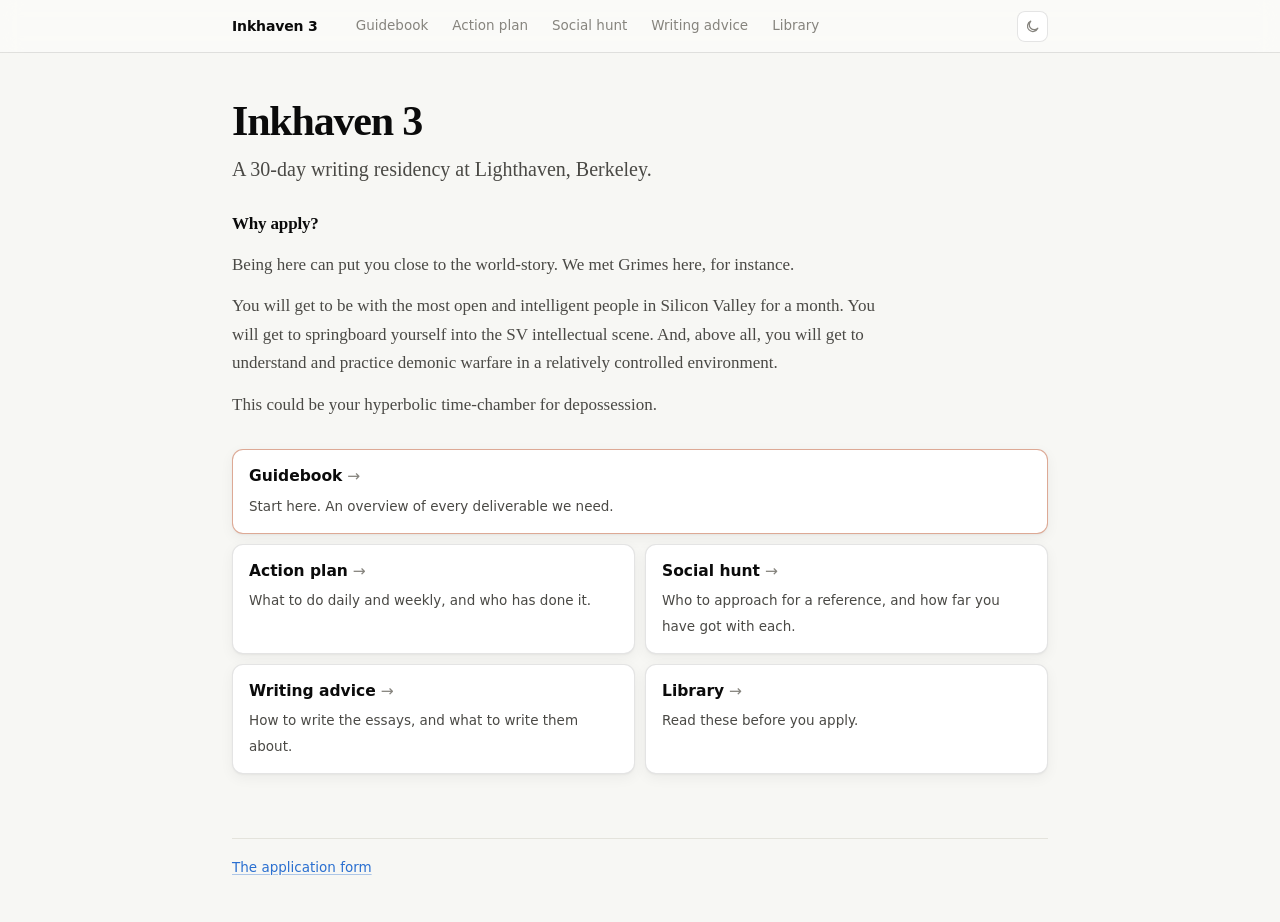
<file: index.html>
<!DOCTYPE html><html lang="en-GB"><head>
<meta charset="utf-8"><meta name="viewport" content="width=device-width,initial-scale=1">
<meta name="robots" content="noindex, nofollow, noarchive">
<title>Inkhaven 3</title>
<link rel="icon" href="data:image/svg+xml,%3Csvg xmlns='http://www.w3.org/2000/svg' viewBox='0 0 32 32'%3E%3Crect width='32' height='32' rx='7' fill='%230a0a09'/%3E%3Cpath d='M10.5 8h11v3.1h-3.6v9.8h3.6V24h-11v-3.1h3.6v-9.8h-3.6z' fill='%23e2703f'/%3E%3C/svg%3E">
<link rel="stylesheet" href="style.css">
<script src="theme.js"></script>
<style>
  .dir{display:grid;grid-template-columns:1fr 1fr;gap:10px;margin:30px 0 0}
  .dir a.card:first-child{grid-column:1/-1;
    border-color:color-mix(in srgb,var(--orange) 40%,var(--border))}
  @media(max-width:640px){.dir{grid-template-columns:1fr}}
  a.card{display:block;text-decoration:none;
    transition:border-color .12s,background-color .12s}
  a.card:hover{border-color:var(--rule);background:var(--surface);opacity:1}
  a.card b{font-size:15.5px;margin-bottom:4px;font-family:var(--sans)}
  a.card span{font-family:var(--sans);line-height:1.5}
  a.card b::after{content:" →";color:var(--muted);font-weight:400}
  a.card:hover b::after{color:var(--blue)}
</style></head><body>

<nav><div class="wrap">
  <a class="brand" href="index.html">Inkhaven 3</a>
  <a href="guide.html">Guidebook</a>
  <a href="plan.html">Action plan</a>
  <a href="people.html">Social hunt</a>
  <a href="writing.html">Writing advice</a>
  <a href="library.html">Library</a>
  <button class="theme" id="theme" type="button"></button>
</div></nav>

<div class="wrap">
<h1>Inkhaven 3</h1>
<p class="lede">A 30-day writing residency at Lighthaven, Berkeley.</p>

<h3>Why apply?</h3>

<p>Being here can put you close to the world-story. We met Grimes here, for instance.</p>

<p>You will get to be with the most open and intelligent people in Silicon Valley for a month.
You will get to springboard yourself into the SV intellectual scene. And, above all, you will get
to understand and practice demonic warfare in a relatively controlled environment.</p>

<p>This could be your hyperbolic time-chamber for depossession.</p>

<div class="dir">
  <a class="card" href="guide.html">
    <b>Guidebook</b>
    <span>Start here. An overview of every deliverable we need.</span>
  </a>
  <a class="card" href="plan.html">
    <b>Action plan</b>
    <span>What to do daily and weekly, and who has done it.</span>
  </a>
  <a class="card" href="people.html">
    <b>Social hunt</b>
    <span>Who to approach for a reference, and how far you have got with each.</span>
  </a>
  <a class="card" href="writing.html">
    <b>Writing advice</b>
    <span>How to write the essays, and what to write them about.</span>
  </a>
  <a class="card" href="library.html">
    <b>Library</b>
    <span>Read these before you apply.</span>
  </a>
</div>

<footer>
<a href="https://airtable.com/appFNPj5WbB7oHk0s/pagqFN4F0AGM0AFXF/form" target="_blank" rel="noopener">The application form</a>
</footer>
</div>

</body></html>
</file>
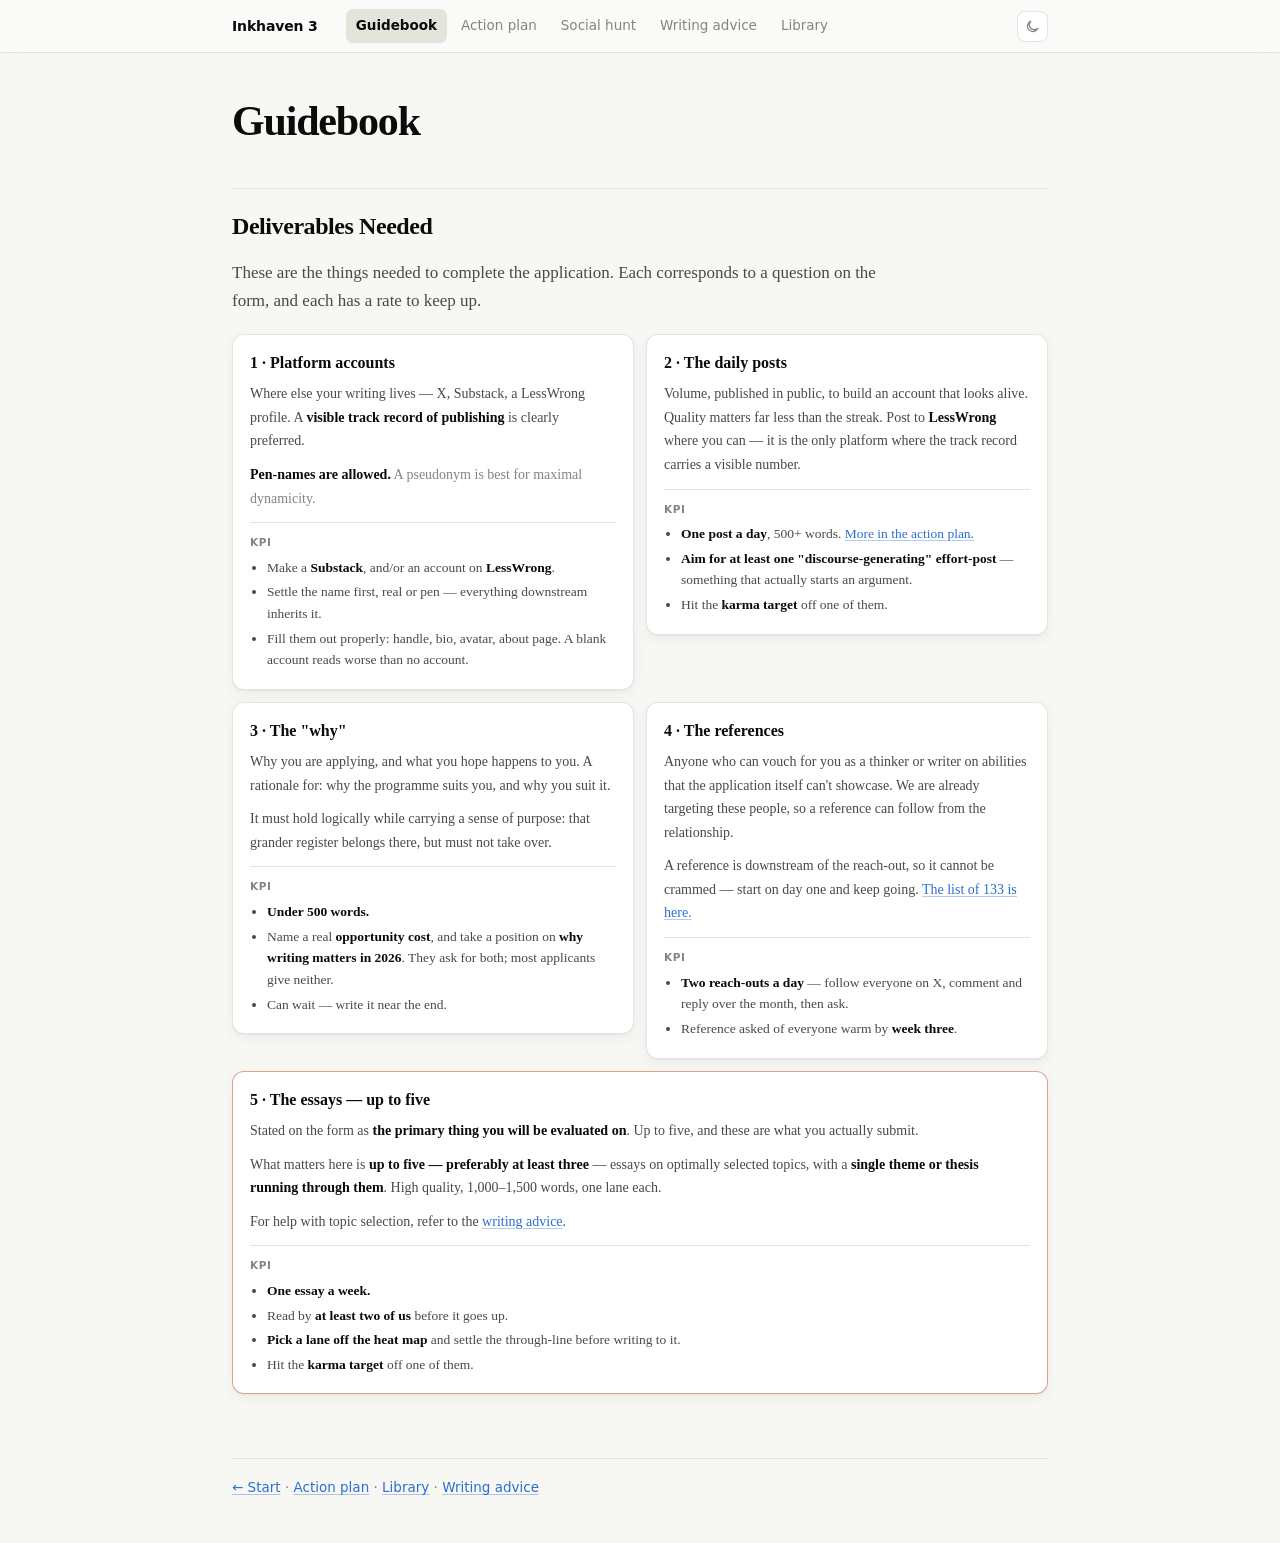
<file: guide.html>
<!DOCTYPE html><html lang="en-GB"><head>
<meta charset="utf-8"><meta name="viewport" content="width=device-width,initial-scale=1">
<meta name="robots" content="noindex, nofollow, noarchive">
<title>Inkhaven 3 — Guidebook</title>
<link rel="icon" href="data:image/svg+xml,%3Csvg xmlns='http://www.w3.org/2000/svg' viewBox='0 0 32 32'%3E%3Crect width='32' height='32' rx='7' fill='%230a0a09'/%3E%3Cpath d='M10.5 8h11v3.1h-3.6v9.8h3.6V24h-11v-3.1h3.6v-9.8h-3.6z' fill='%23e2703f'/%3E%3C/svg%3E">
<link rel="stylesheet" href="style.css">
<script src="theme.js"></script>
<style>
  .bubs{display:grid;grid-template-columns:repeat(2,1fr);gap:12px;margin:18px 0;align-items:start}
  .bub{background:var(--raised);border:1px solid var(--border);border-radius:12px;padding:15px 17px}
  .bub.key{grid-column:1/-1;border-color:color-mix(in srgb,var(--orange) 45%,var(--border))}
  .bub h4{margin:0 0 7px;font-size:16px;font-weight:660;color:var(--ink)}
  .bub p{margin:0 0 10px;font-size:14px}
  .strat{margin:12px 0 0;padding-top:11px;border-top:1px solid var(--grid)}
  .strat b{font-family:var(--sans);display:block;font-size:10.5px;text-transform:uppercase;letter-spacing:.06em;
    color:var(--muted);margin-bottom:6px;font-weight:640}
  .strat ol,.strat ul{margin:0;padding-left:17px}
  .strat li{font-size:13.5px;margin:3px 0}
  .strat p{margin:0;font-size:13.5px}
  @media(max-width:640px){.bubs{grid-template-columns:1fr}}
  .r .ex a{text-decoration:none}
  .r .ex a:hover{text-decoration:underline}
  @media(max-width:760px){.chd{display:none}
    .r{grid-template-columns:1fr 46px;grid-template-areas:"cat dl" "bar bar" "ex ex";gap:3px;padding:9px 14px}
    .r .cat{grid-area:cat}.r .bar{grid-area:bar}.r .dl{grid-area:dl}.r .ex{grid-area:ex;white-space:normal}}
  .legend{display:flex;gap:16px;flex-wrap:wrap;align-items:center;
    font-size:12.5px;color:var(--ink2);margin:2px 6px 10px}
  .sw{width:10px;height:10px;border-radius:50%;display:inline-block;margin-right:6px;vertical-align:-1px}
  .day{display:grid;grid-template-columns:96px 1fr;gap:14px;padding:11px 0;border-bottom:1px solid var(--grid)}
  .day .d{font-weight:640;color:var(--ink);font-size:14px}
  .day .w{font-size:14.5px;color:var(--ink2)}
  .gate{background:color-mix(in srgb,var(--good) 9%,transparent);border-left:3px solid var(--good);
    padding:9px 14px;margin:2px 0 10px;border-radius:0 8px 8px 0;font-size:13.5px;color:var(--ink)}
  .gate b{color:var(--good)}
  label.chk{display:flex;gap:10px;align-items:flex-start;padding:9px 0;
    border-bottom:1px solid var(--grid);cursor:pointer;font-size:14.5px;color:var(--ink2)}
  label.chk input{margin-top:3px;width:16px;height:16px;accent-color:var(--good);flex:none}
  label.chk input:checked+span{opacity:.5;text-decoration:line-through}
</style></head><body>

<nav><div class="wrap">
  <a class="brand" href="index.html">Inkhaven 3</a>
  <a href="guide.html" class="on">Guidebook</a>
  <a href="plan.html">Action plan</a>
  <a href="people.html">Social hunt</a>
  <a href="writing.html">Writing advice</a>
  <a href="library.html">Library</a>
  <button class="theme" id="theme" type="button"></button>
</div></nav>

<div class="wrap">
<h1>Guidebook</h1>
<h2 id="deliverables">Deliverables Needed</h2>
<p>These are the things needed to complete the application. Each corresponds to a question on the
form, and each has a rate to keep up.</p>

<div class="bubs">

<div class="bub">
  <h4>1 &middot; Platform accounts</h4>
  <p>Where else your writing lives — X, Substack, a LessWrong profile. A <strong>visible track
  record of publishing</strong> is clearly preferred.</p>
  <p class="sub"><strong>Pen-names are allowed.</strong> A pseudonym is best for maximal dynamicity.</p>
  <div class="strat"><b>KPI</b>
  <ul>
    <li>Make a <strong>Substack</strong>, and/or an account on <strong>LessWrong</strong>.</li>
    <li>Settle the name first, real or pen — everything downstream inherits it.</li>
    <li>Fill them out properly: handle, bio, avatar, about page. A blank account reads worse
    than no account.</li>
  </ul></div>
</div>

<div class="bub">
  <h4>2 &middot; The daily posts</h4>
  <p>Volume, published in public, to build an account that looks alive. Quality matters far less
  than the streak. Post to <strong>LessWrong</strong> where you can — it is the only platform where
  the track record carries a visible number.</p>
  <div class="strat"><b>KPI</b>
  <ul>
    <li><strong>One post a day</strong>, 500+ words. <a href="plan.html">More in the action plan.</a></li>
    <li><strong>Aim for at least one "discourse-generating" effort-post</strong> — something that
    actually starts an argument.</li>
    <li>Hit the <strong>karma target</strong> off one of them.</li>
  </ul></div>
</div>

<div class="bub">
  <h4>3 &middot; The "why"</h4>
  <p>Why you are applying, and what you hope happens to you. A rationale for: why the programme
  suits you, and why you suit it.</p>
  <p>It must hold logically while carrying a sense of purpose: that grander register belongs
  there, but must not take over.</p>
  <div class="strat"><b>KPI</b>
  <ul>
    <li><strong>Under 500 words.</strong></li>
    <li>Name a real <strong>opportunity cost</strong>, and take a position on <strong>why writing
    matters in 2026</strong>. They ask for both; most applicants give neither.</li>
    <li>Can wait — write it near the end.</li>
  </ul></div>
</div>

<div class="bub">
  <h4>4 &middot; The references</h4>
  <p>Anyone who can vouch for you as a thinker or writer on abilities that the application itself
  can't showcase. We are already targeting these people, so a reference can follow from the
  relationship.</p>
  <p>A reference is downstream of the reach-out, so it cannot be crammed — start on day one and
  keep going. <a href="people.html">The list of 133 is here.</a></p>
  <div class="strat"><b>KPI</b>
  <ul>
    <li><strong>Two reach-outs a day</strong> — follow everyone on X, comment and reply over the
    month, then ask.</li>
    <li>Reference asked of everyone warm by <strong>week three</strong>.</li>
  </ul></div>
</div>

<div class="bub key">
  <h4>5 &middot; The essays — up to five</h4>
  <p>Stated on the form as <strong>the primary thing you will be evaluated on</strong>. Up to five,
  and these are what you actually submit.</p>
  <p>What matters here is <strong>up to five — preferably at least three</strong> — essays on
  optimally selected topics, with a <strong>single theme or thesis running through them</strong>.
  High quality, 1,000–1,500 words, one lane each.</p>
  <p>For help with topic selection, refer to the
  <a href="writing.html#write">writing advice</a>.</p>
  <div class="strat"><b>KPI</b>
  <ul>
    <li><strong>One essay a week.</strong></li>
    <li>Read by <strong>at least two of us</strong> before it goes up.</li>
    <li><strong>Pick a lane off the heat map</strong> and settle the through-line before writing to it.</li>
    <li>Hit the <strong>karma target</strong> off one of them.</li>
  </ul></div>
</div>

</div>

<footer>
<a href="index.html">← Start</a> · <a href="plan.html">Action plan</a> ·
<a href="library.html">Library</a> · <a href="writing.html">Writing advice</a>
</footer>
</div>

</body></html>
</file>
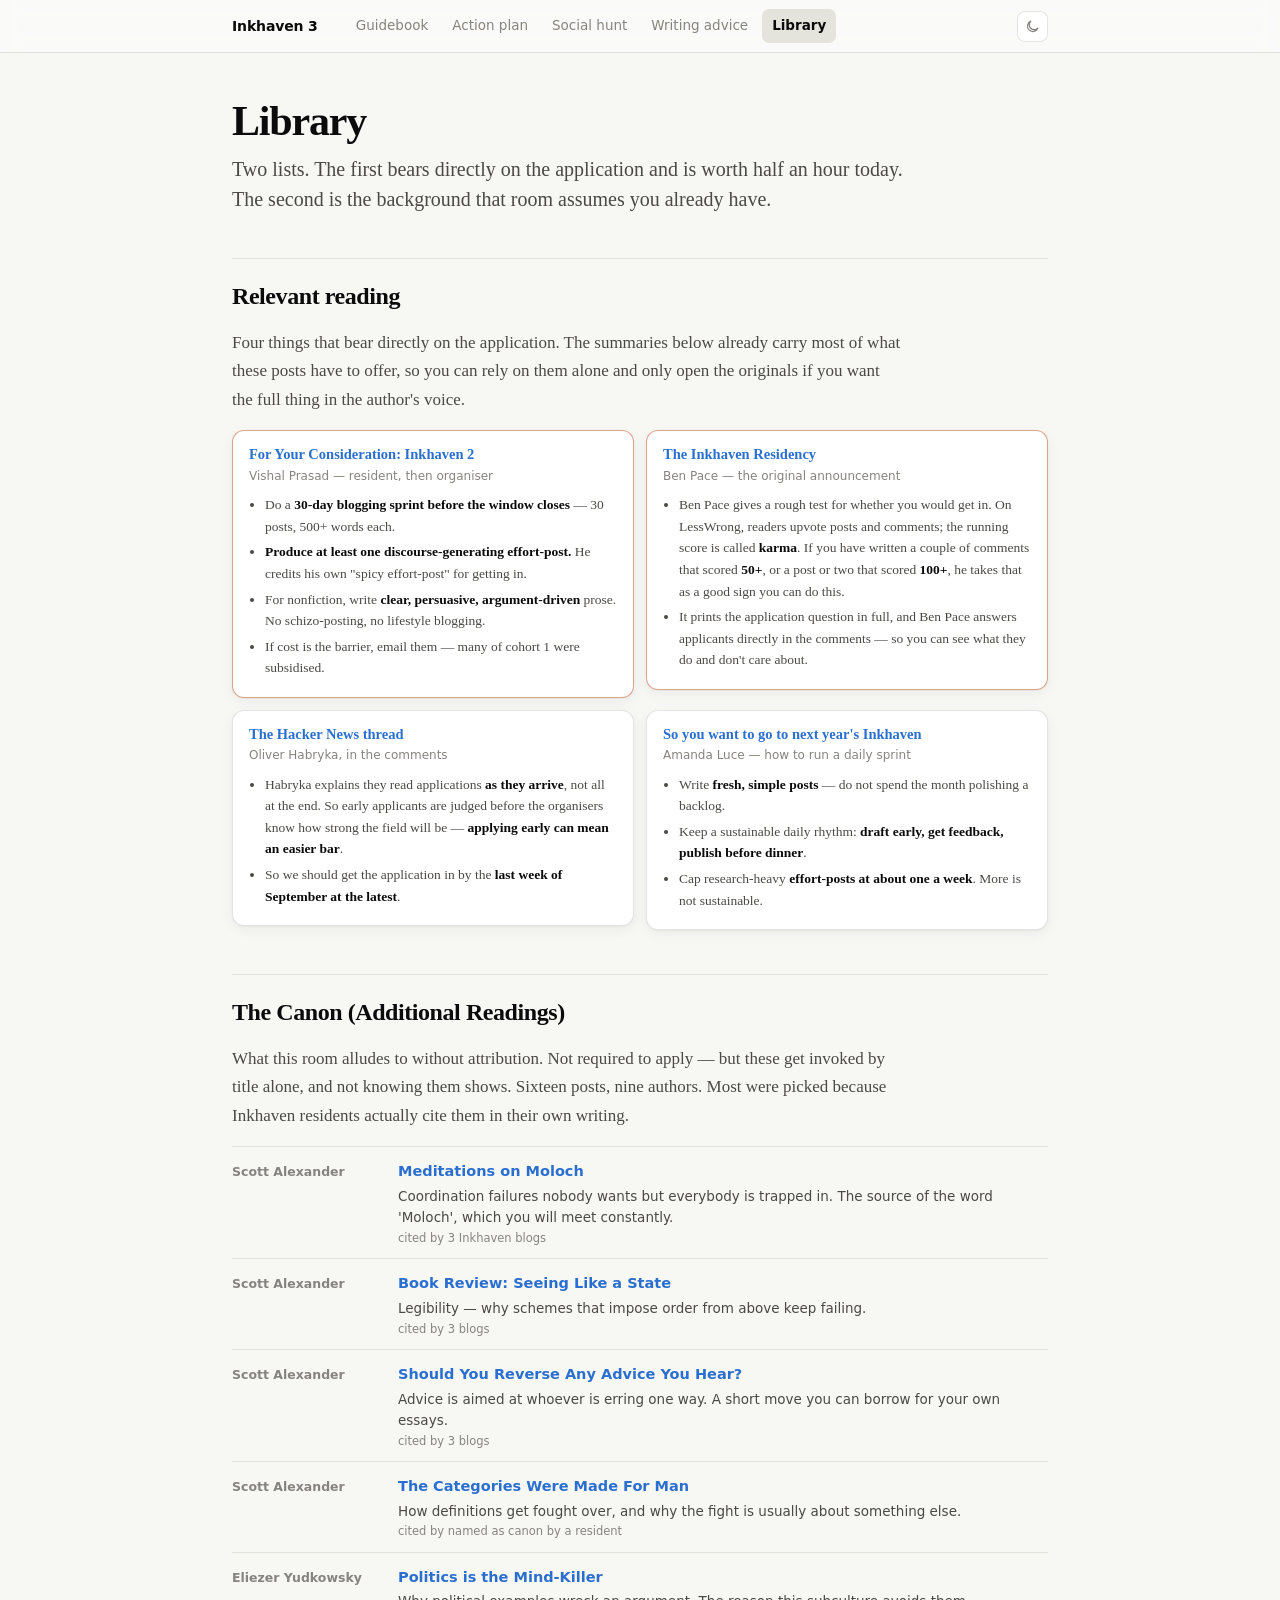
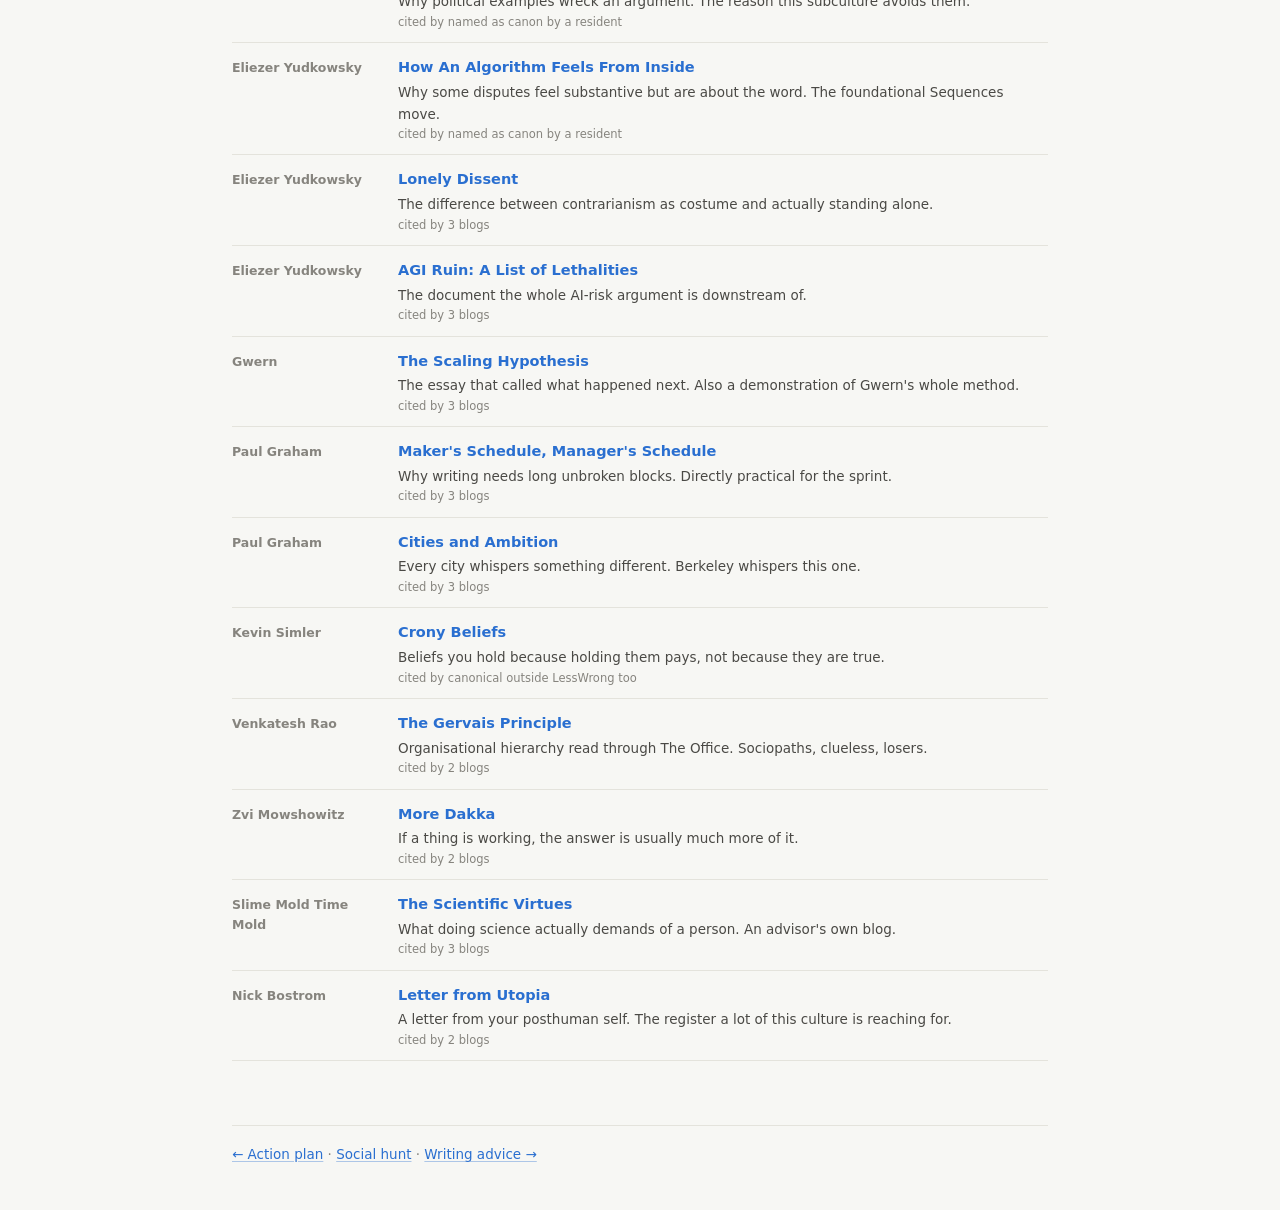
<file: library.html>
<!DOCTYPE html><html lang="en-GB"><head>
<meta charset="utf-8"><meta name="viewport" content="width=device-width,initial-scale=1">
<meta name="robots" content="noindex, nofollow, noarchive">
<title>Inkhaven 3 — Library</title>
<link rel="icon" href="data:image/svg+xml,%3Csvg xmlns='http://www.w3.org/2000/svg' viewBox='0 0 32 32'%3E%3Crect width='32' height='32' rx='7' fill='%230a0a09'/%3E%3Cpath d='M10.5 8h11v3.1h-3.6v9.8h3.6V24h-11v-3.1h3.6v-9.8h-3.6z' fill='%23e2703f'/%3E%3C/svg%3E">
<link rel="stylesheet" href="style.css">
<script src="theme.js"></script>
<style>
  .reads{display:grid;grid-template-columns:1fr 1fr;gap:12px;margin:16px 0;align-items:start}
  .read{background:var(--raised);border:1px solid var(--border);border-radius:12px;padding:14px 16px}
  .read.key{border-color:color-mix(in srgb,var(--orange) 45%,var(--border))}
  .read h4{margin:0 0 2px;font-size:14.5px;font-weight:660;line-height:1.35}
  .read h4 a{text-decoration:none} .read h4 a:hover{text-decoration:underline}
  .read .by{font-family:var(--sans);font-size:12px;color:var(--muted);margin-bottom:8px}
  .read ul{margin:0;padding-left:16px} .read li{font-size:13.5px;margin:4px 0}
  .read p{margin:0;font-size:13.5px}
  .canon{margin:16px 0;border-top:1px solid var(--grid)}
  .cn{display:grid;grid-template-columns:150px 1fr;gap:16px;padding:11px 0;
    border-bottom:1px solid var(--grid);align-items:baseline}
  .cn .who{font-family:var(--sans);font-size:12.5px;color:var(--muted);font-weight:600}
  .cn .t{font-size:14.5px;font-weight:620}
  .cn .t a{text-decoration:none} .cn .t a:hover{text-decoration:underline}
  .cn .d{font-size:13.5px;color:var(--ink2);margin-top:2px}
  .cn .ev{font-family:var(--sans);font-size:11.5px;color:var(--muted)}
  @media(max-width:760px){.reads{grid-template-columns:1fr}}
  @media(max-width:640px){.cn{grid-template-columns:1fr;gap:2px}}
</style></head><body>

<nav><div class="wrap">
  <a class="brand" href="index.html">Inkhaven 3</a>
  <a href="guide.html">Guidebook</a>
  <a href="plan.html">Action plan</a>
  <a href="people.html">Social hunt</a>
  <a href="writing.html">Writing advice</a>
  <a href="library.html" class="on">Library</a>
  <button class="theme" id="theme" type="button"></button>
</div></nav>

<div class="wrap">
<h1>Library</h1>
<p class="lede">Two lists. The first bears directly on the application and is worth half an hour
today. The second is the background that room assumes you already have.</p>

<h2 id="read">Relevant reading</h2>
<p>Four things that bear directly on the application. The summaries below already carry most of
what these posts have to offer, so you can rely on them alone and only open the originals if you
want the full thing in the author's voice.</p>

<div class="reads">

<div class="read key">
  <h4><a href="https://vishalblog.substack.com/p/for-your-consideration-inkhaven-2" target="_blank" rel="noopener">For Your Consideration: Inkhaven 2</a></h4>
  <div class="by">Vishal Prasad — resident, then organiser</div>
  <ul>
    <li>Do a <strong>30-day blogging sprint before the window closes</strong> — 30 posts, 500+ words each.</li>
    <li><strong>Produce at least one discourse-generating effort-post.</strong> He credits his own "spicy effort-post" for getting in.</li>
    <li>For nonfiction, write <strong>clear, persuasive, argument-driven</strong> prose. No schizo-posting, no lifestyle blogging.</li>
    <li>If cost is the barrier, email them — many of cohort 1 were subsidised.</li>
  </ul>
</div>

<div class="read key">
  <h4><a href="https://www.lesswrong.com/posts/CA6XfmzYoGFWNhH8e/the-inkhaven-residency" target="_blank" rel="noopener">The Inkhaven Residency</a></h4>
  <div class="by">Ben Pace — the original announcement</div>
  <ul>
    <li>Ben Pace gives a rough test for whether you would get in. On LessWrong, readers upvote
    posts and comments; the running score is called <strong>karma</strong>. If you have written
    a couple of comments that scored <strong>50+</strong>, or a post or two that scored
    <strong>100+</strong>, he takes that as a good sign you can do this.</li>
    <li>It prints the application question in full, and Ben Pace answers applicants directly in
    the comments — so you can see what they do and don't care about.</li>
  </ul>
</div>

<div class="read">
  <h4><a href="https://news.ycombinator.com/item?id=44819352" target="_blank" rel="noopener">The Hacker News thread</a></h4>
  <div class="by">Oliver Habryka, in the comments</div>
  <ul>
    <li>Habryka explains they read applications <strong>as they arrive</strong>, not all at the
    end. So early applicants are judged before the organisers know how strong the field will be —
    <strong>applying early can mean an easier bar</strong>.</li>
    <li>So we should get the application in by the <strong>last week of September at the
    latest</strong>.</li>
  </ul>
</div>


<div class="read">
  <h4><a href="https://lettersfrombethlehem.substack.com/p/so-you-want-to-go-to-next-years-inkhaven" target="_blank" rel="noopener">So you want to go to next year's Inkhaven</a></h4>
  <div class="by">Amanda Luce — how to run a daily sprint</div>
  <ul>
    <li>Write <strong>fresh, simple posts</strong> — do not spend the month polishing a backlog.</li>
    <li>Keep a sustainable daily rhythm: <strong>draft early, get feedback, publish before dinner</strong>.</li>
    <li>Cap research-heavy <strong>effort-posts at about one a week</strong>. More is not sustainable.</li>
  </ul>
</div>

</div>

<h2 id="canon">The Canon (Additional Readings)</h2>
<p>What this room alludes to without attribution. Not required to apply — but these get invoked
by title alone, and not knowing them shows. Sixteen posts, nine authors. Most were picked
because Inkhaven residents actually cite them in their own writing.</p>

<div class="canon">
<div class="cn"><span class="who">Scott Alexander</span><span><span class="t"><a href="https://slatestarcodex.com/2014/07/30/meditations-on-moloch/" target="_blank" rel="noopener">Meditations on Moloch</a></span><div class="d">Coordination failures nobody wants but everybody is trapped in. The source of the word 'Moloch', which you will meet constantly.</div><div class="ev">cited by 3 Inkhaven blogs</div></span></div>
<div class="cn"><span class="who">Scott Alexander</span><span><span class="t"><a href="https://slatestarcodex.com/2017/03/16/book-review-seeing-like-a-state/" target="_blank" rel="noopener">Book Review: Seeing Like a State</a></span><div class="d">Legibility — why schemes that impose order from above keep failing.</div><div class="ev">cited by 3 blogs</div></span></div>
<div class="cn"><span class="who">Scott Alexander</span><span><span class="t"><a href="https://slatestarcodex.com/2014/03/24/should-you-reverse-any-advice-you-hear/" target="_blank" rel="noopener">Should You Reverse Any Advice You Hear?</a></span><div class="d">Advice is aimed at whoever is erring one way. A short move you can borrow for your own essays.</div><div class="ev">cited by 3 blogs</div></span></div>
<div class="cn"><span class="who">Scott Alexander</span><span><span class="t"><a href="https://slatestarcodex.com/2014/11/21/the-categories-were-made-for-man-not-man-for-the-categories/" target="_blank" rel="noopener">The Categories Were Made For Man</a></span><div class="d">How definitions get fought over, and why the fight is usually about something else.</div><div class="ev">cited by named as canon by a resident</div></span></div>
<div class="cn"><span class="who">Eliezer Yudkowsky</span><span><span class="t"><a href="https://www.lesswrong.com/posts/9weLK2AJ9JEt2Tt8f/politics-is-the-mind-killer" target="_blank" rel="noopener">Politics is the Mind-Killer</a></span><div class="d">Why political examples wreck an argument. The reason this subculture avoids them.</div><div class="ev">cited by named as canon by a resident</div></span></div>
<div class="cn"><span class="who">Eliezer Yudkowsky</span><span><span class="t"><a href="https://www.lesswrong.com/posts/yA4gF5KrboK2m2Xu7/how-an-algorithm-feels-from-inside" target="_blank" rel="noopener">How An Algorithm Feels From Inside</a></span><div class="d">Why some disputes feel substantive but are about the word. The foundational Sequences move.</div><div class="ev">cited by named as canon by a resident</div></span></div>
<div class="cn"><span class="who">Eliezer Yudkowsky</span><span><span class="t"><a href="https://www.lesswrong.com/posts/CEGnJBHmkcwPTysb7/lonely-dissent" target="_blank" rel="noopener">Lonely Dissent</a></span><div class="d">The difference between contrarianism as costume and actually standing alone.</div><div class="ev">cited by 3 blogs</div></span></div>
<div class="cn"><span class="who">Eliezer Yudkowsky</span><span><span class="t"><a href="https://www.lesswrong.com/posts/uMQ3cqWDPHhjtiesc/agi-ruin-a-list-of-lethalities" target="_blank" rel="noopener">AGI Ruin: A List of Lethalities</a></span><div class="d">The document the whole AI-risk argument is downstream of.</div><div class="ev">cited by 3 blogs</div></span></div>
<div class="cn"><span class="who">Gwern</span><span><span class="t"><a href="https://gwern.net/scaling-hypothesis" target="_blank" rel="noopener">The Scaling Hypothesis</a></span><div class="d">The essay that called what happened next. Also a demonstration of Gwern's whole method.</div><div class="ev">cited by 3 blogs</div></span></div>
<div class="cn"><span class="who">Paul Graham</span><span><span class="t"><a href="https://paulgraham.com/makersschedule.html" target="_blank" rel="noopener">Maker's Schedule, Manager's Schedule</a></span><div class="d">Why writing needs long unbroken blocks. Directly practical for the sprint.</div><div class="ev">cited by 3 blogs</div></span></div>
<div class="cn"><span class="who">Paul Graham</span><span><span class="t"><a href="https://paulgraham.com/cities.html" target="_blank" rel="noopener">Cities and Ambition</a></span><div class="d">Every city whispers something different. Berkeley whispers this one.</div><div class="ev">cited by 3 blogs</div></span></div>
<div class="cn"><span class="who">Kevin Simler</span><span><span class="t"><a href="https://meltingasphalt.com/crony-beliefs/" target="_blank" rel="noopener">Crony Beliefs</a></span><div class="d">Beliefs you hold because holding them pays, not because they are true.</div><div class="ev">cited by canonical outside LessWrong too</div></span></div>
<div class="cn"><span class="who">Venkatesh Rao</span><span><span class="t"><a href="https://www.ribbonfarm.com/2009/10/07/the-gervais-principle-or-the-office-according-to-the-office/" target="_blank" rel="noopener">The Gervais Principle</a></span><div class="d">Organisational hierarchy read through The Office. Sociopaths, clueless, losers.</div><div class="ev">cited by 2 blogs</div></span></div>
<div class="cn"><span class="who">Zvi Mowshowitz</span><span><span class="t"><a href="https://thezvi.wordpress.com/2017/12/02/more-dakka/" target="_blank" rel="noopener">More Dakka</a></span><div class="d">If a thing is working, the answer is usually much more of it.</div><div class="ev">cited by 2 blogs</div></span></div>
<div class="cn"><span class="who">Slime Mold Time Mold</span><span><span class="t"><a href="https://slimemoldtimemold.com/2022/02/10/the-scientific-virtues/" target="_blank" rel="noopener">The Scientific Virtues</a></span><div class="d">What doing science actually demands of a person. An advisor's own blog.</div><div class="ev">cited by 3 blogs</div></span></div>
<div class="cn"><span class="who">Nick Bostrom</span><span><span class="t"><a href="https://nickbostrom.com/utopia" target="_blank" rel="noopener">Letter from Utopia</a></span><div class="d">A letter from your posthuman self. The register a lot of this culture is reaching for.</div><div class="ev">cited by 2 blogs</div></span></div>
</div>

<footer>
<a href="plan.html">← Action plan</a> · <a href="people.html">Social hunt</a> ·
<a href="writing.html">Writing advice →</a>
</footer>
</div>

</body></html>
</file>
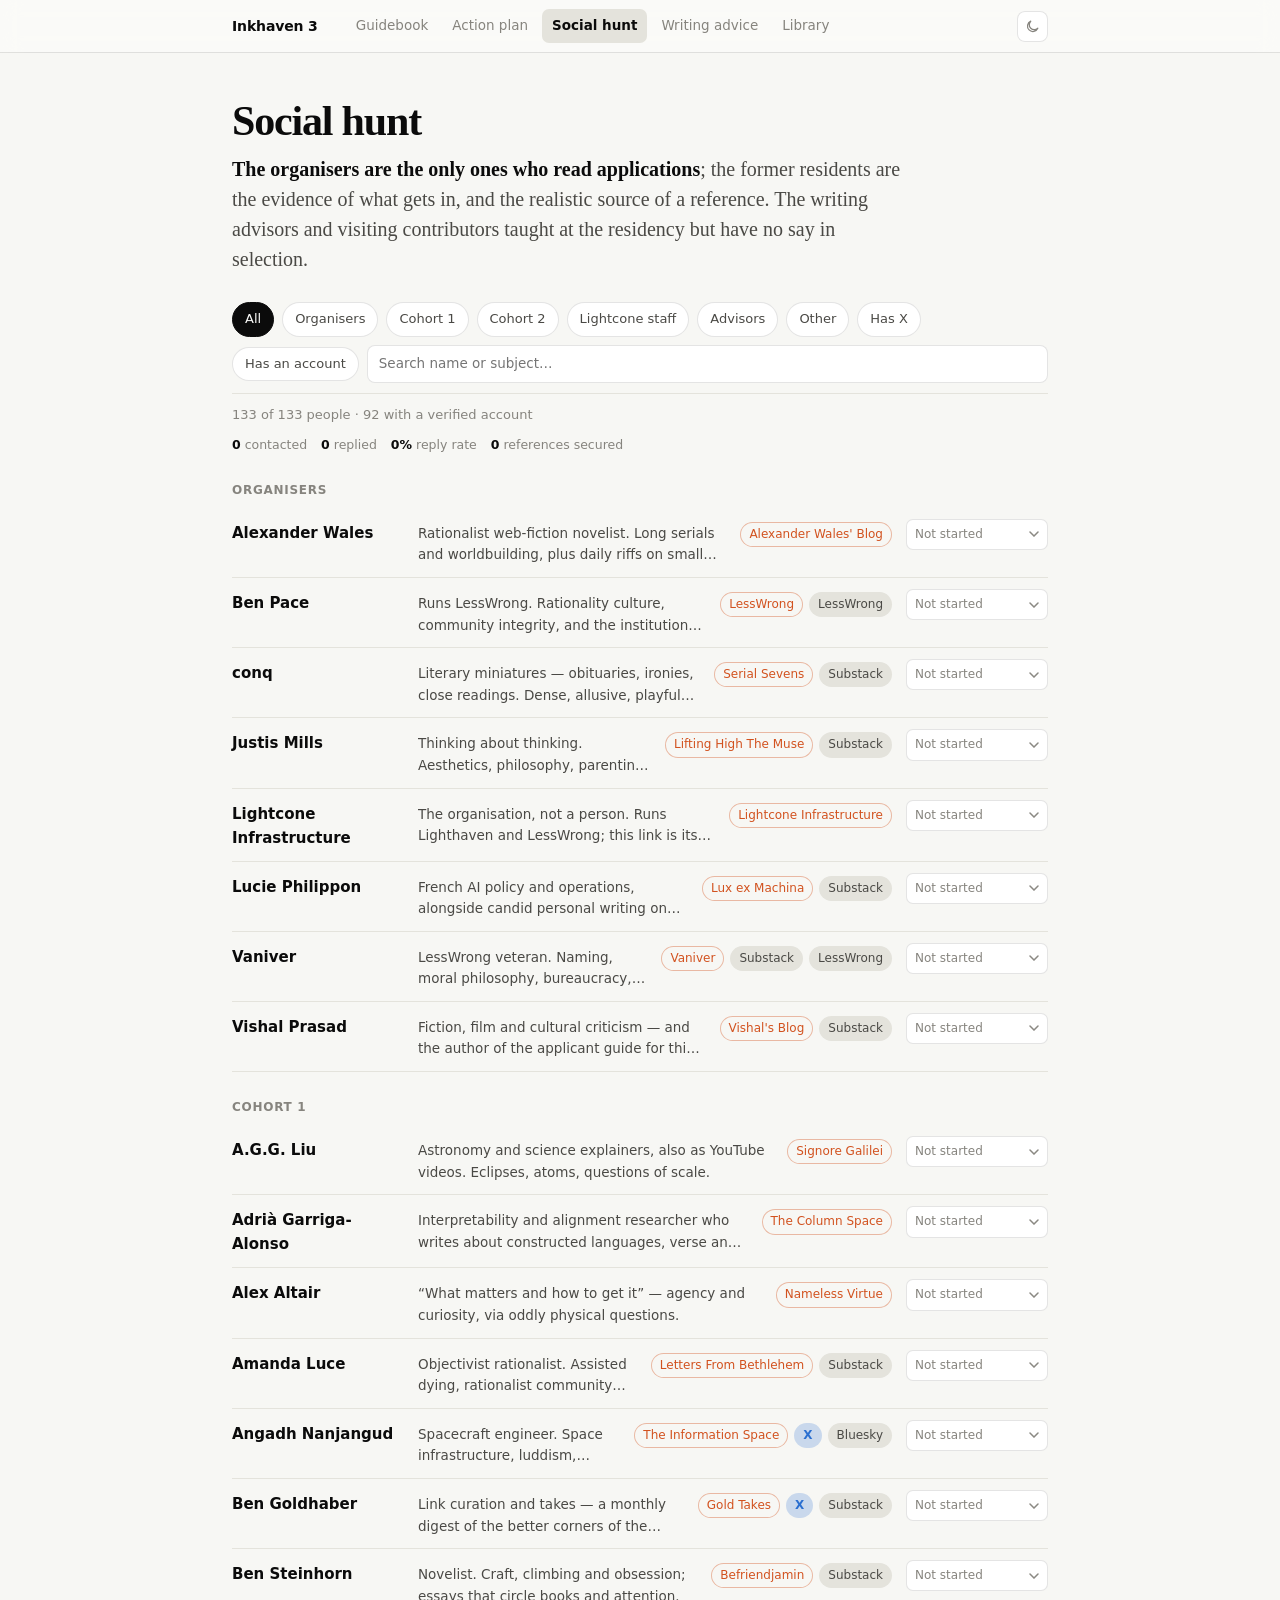
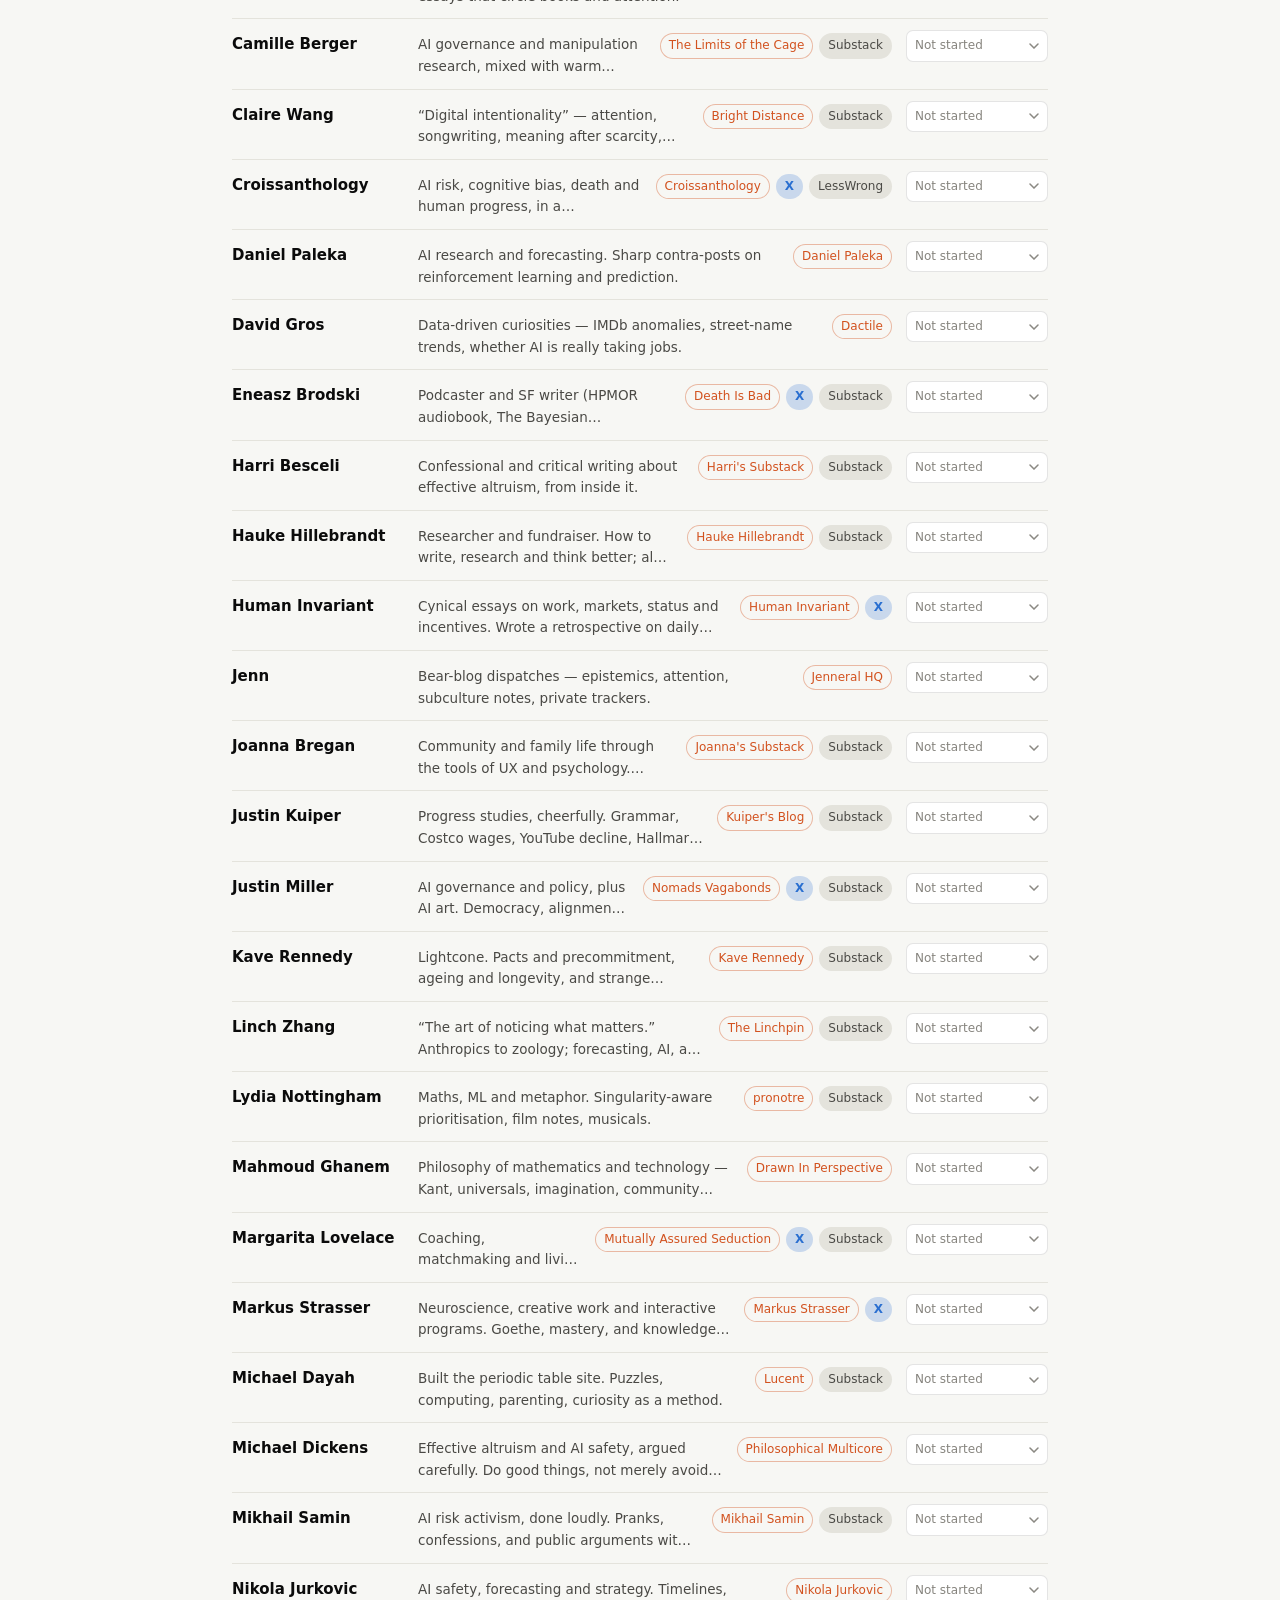
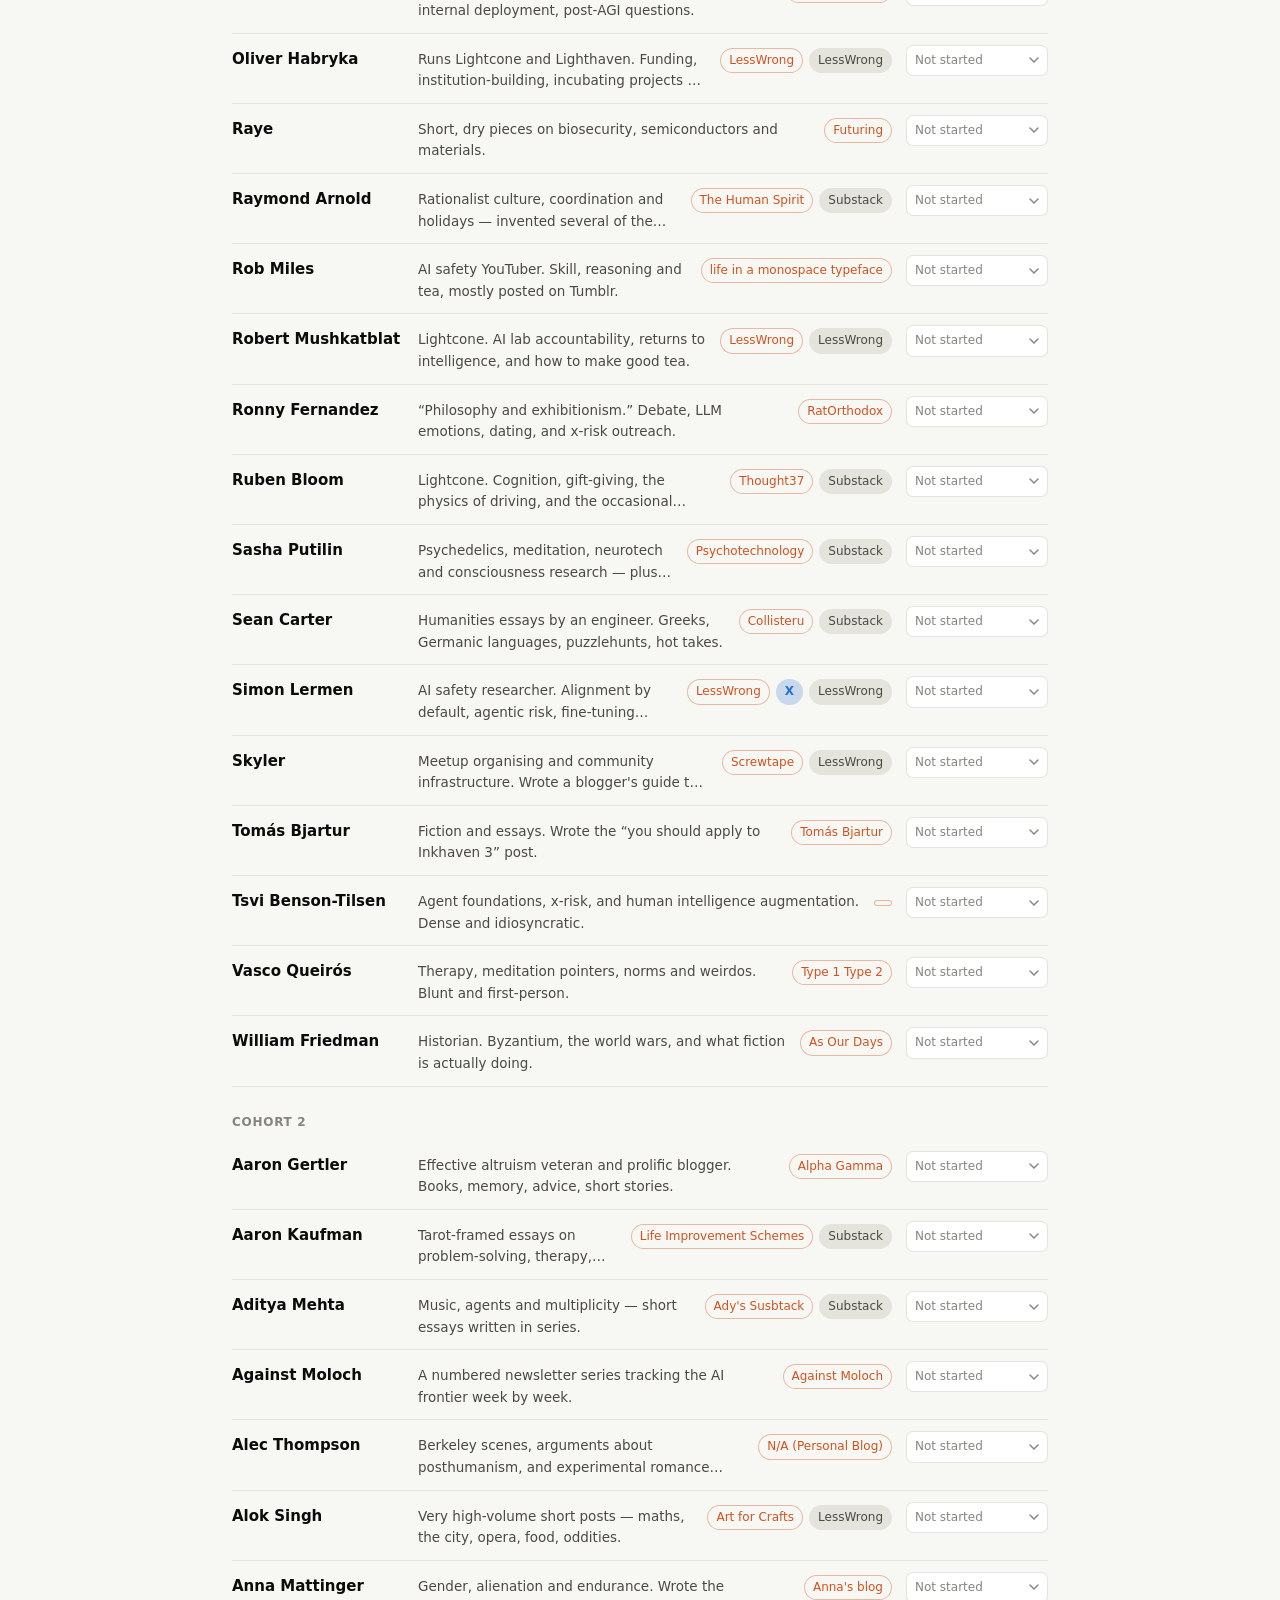
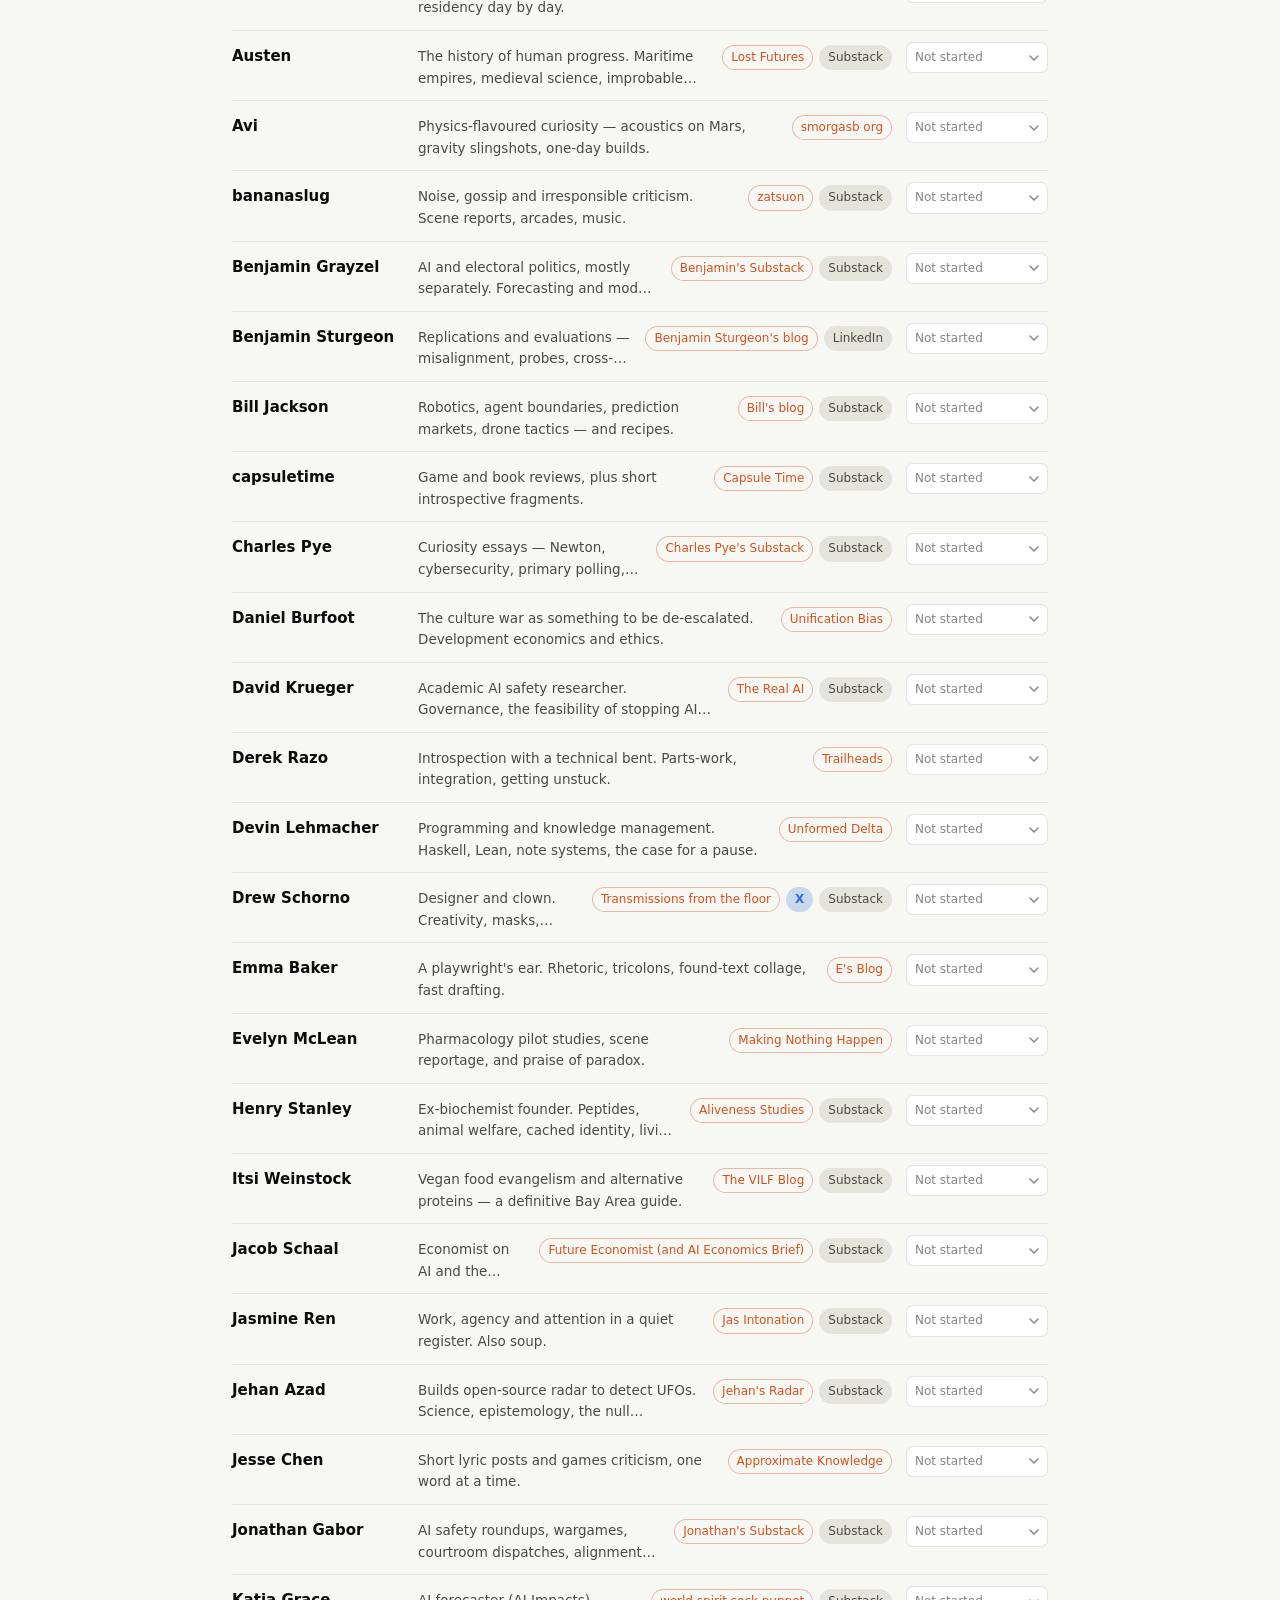
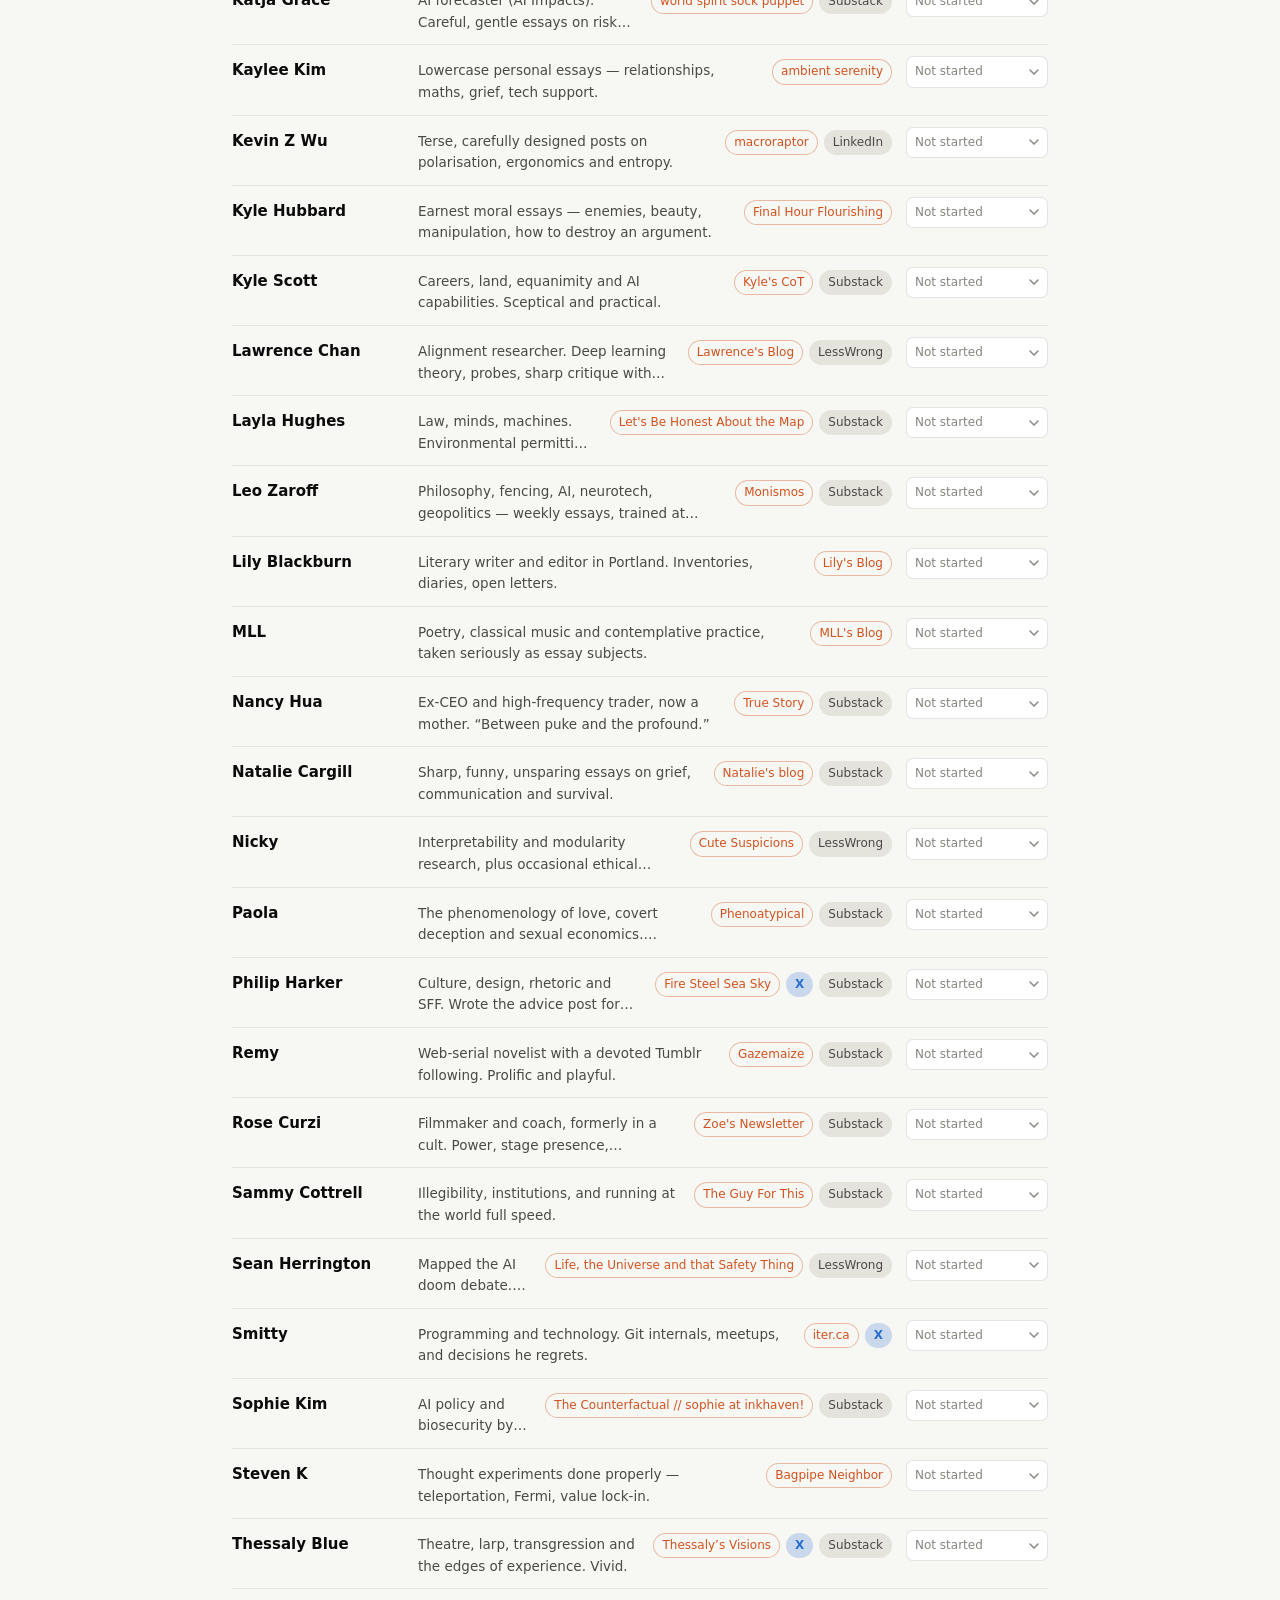
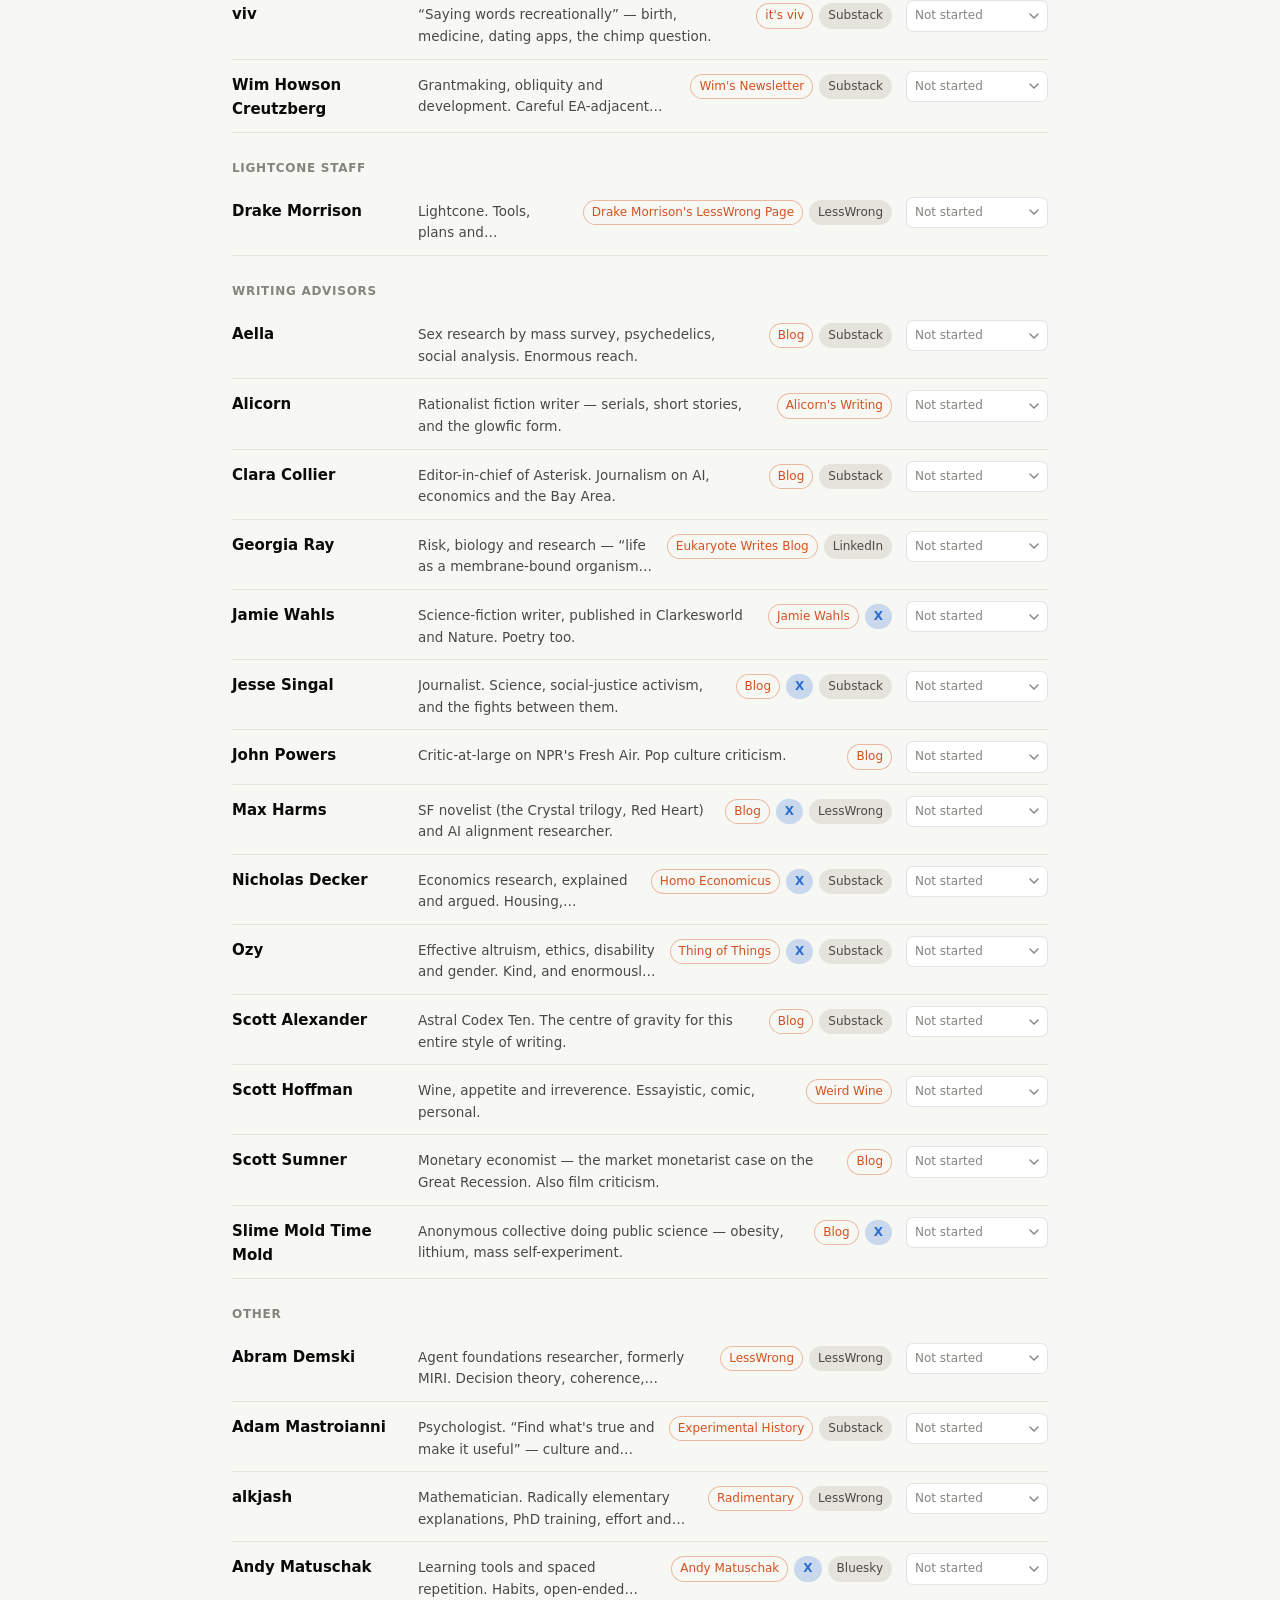
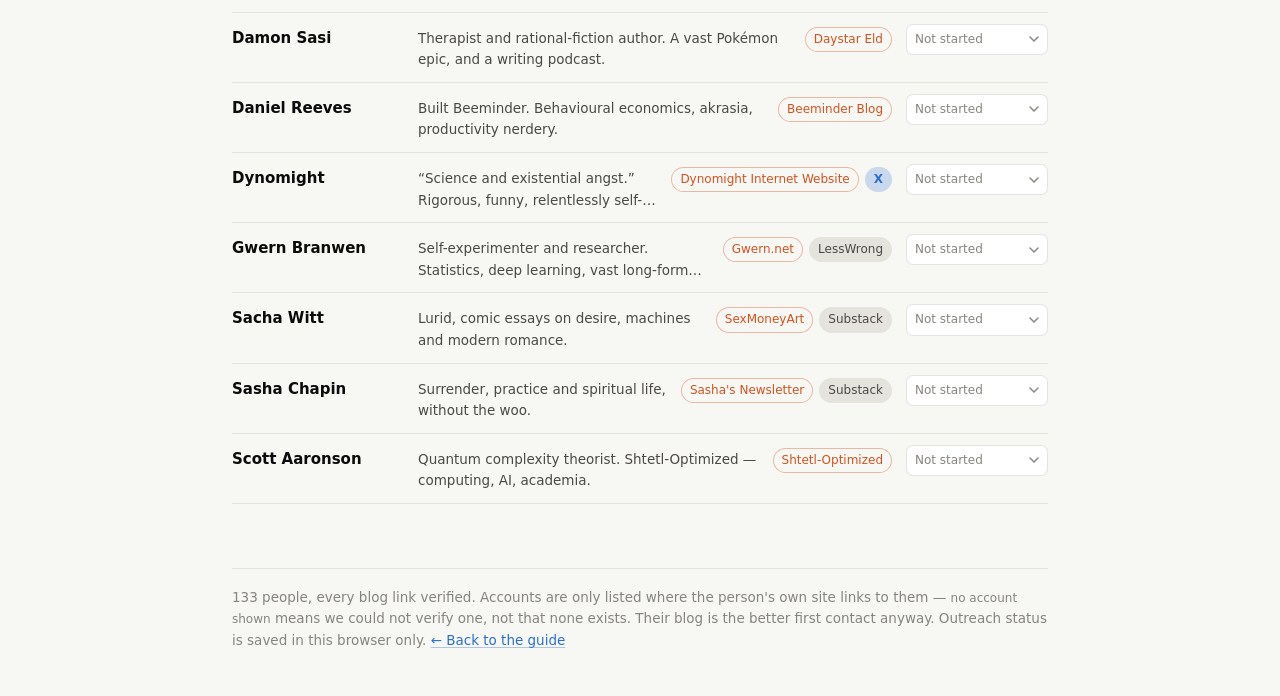
<file: people.html>
<!DOCTYPE html><html lang="en-GB"><head>
<meta charset="utf-8"><meta name="viewport" content="width=device-width,initial-scale=1">
<meta name="robots" content="noindex, nofollow, noarchive">
<title>Inkhaven 3 — Social hunt</title>
<link rel="icon" href="data:image/svg+xml,%3Csvg xmlns='http://www.w3.org/2000/svg' viewBox='0 0 32 32'%3E%3Crect width='32' height='32' rx='7' fill='%230a0a09'/%3E%3Cpath d='M10.5 8h11v3.1h-3.6v9.8h3.6V24h-11v-3.1h3.6v-9.8h-3.6z' fill='%23e2703f'/%3E%3C/svg%3E">
<link rel="stylesheet" href="style.css">
<script src="theme.js"></script>
<style>
  .controls{font-family:var(--sans);display:flex;gap:8px;flex-wrap:wrap;align-items:center;margin:18px 0 6px;
    position:sticky;top:52px;background:var(--page);padding:10px 0;z-index:20;border-bottom:1px solid var(--grid)}
  .tab{font:inherit;font-size:13px;padding:6px 12px;border-radius:99px;cursor:pointer;
    border:1px solid var(--border);background:var(--raised);color:var(--ink2)}
  .tab.on{background:var(--ink);color:var(--surface);border-color:var(--ink)}
  .controls input{font:inherit;font-size:13.5px;padding:7px 11px;border-radius:8px;
    border:1px solid var(--border);background:var(--raised);color:var(--ink);min-width:170px;flex:1}
  .grp{font-family:var(--sans);margin:26px 0 8px;font-size:12px;text-transform:uppercase;letter-spacing:.06em;
    color:var(--muted);font-weight:640}
  .p{font-family:var(--sans);display:grid;grid-template-columns:172px minmax(0,1fr) auto 142px;gap:6px 14px;
    align-items:baseline;padding:11px 0;border-bottom:1px solid var(--grid)}
  .p.done{background:color-mix(in srgb,var(--good) 6%,transparent)}
  .p.dropped{opacity:.45}
  .p .nm{font-weight:620;color:var(--ink);font-size:15px}
  .p .rl{font-size:13.5px;color:var(--ink2);display:-webkit-box;-webkit-line-clamp:2;
    -webkit-box-orient:vertical;overflow:hidden}
  .p .lk{display:flex;gap:6px;flex-wrap:wrap;justify-content:flex-end}
  .st{font:inherit;font-size:12px;width:100%;padding:5px 22px 5px 8px;border-radius:7px;cursor:pointer;
    border:1px solid var(--border);background:var(--raised);color:var(--muted);
    appearance:none;-webkit-appearance:none;
    background-image:url("data:image/svg+xml,%3Csvg xmlns='http://www.w3.org/2000/svg' width='10' height='6'%3E%3Cpath d='M1 1l4 4 4-4' stroke='%238b8983' stroke-width='1.5' fill='none' stroke-linecap='round'/%3E%3C/svg%3E");background-repeat:no-repeat;background-position:right 8px center}
  .st:hover{border-color:var(--rule)}
  .st[data-v]:not([data-v=""]){color:var(--ink);font-weight:620;
    border-color:color-mix(in srgb,var(--blue) 40%,var(--border));
    background:color-mix(in srgb,var(--blue) 8%,var(--raised))}
  .st[data-v="secured"]{color:var(--good);
    border-color:color-mix(in srgb,var(--good) 50%,var(--border));
    background:color-mix(in srgb,var(--good) 10%,var(--raised))}
  .st[data-v="dropped"]{color:var(--muted);font-weight:400;
    border-color:var(--border);background:var(--raised)}
  .prog{font-family:var(--sans);display:flex;gap:14px;flex-wrap:wrap;font-size:12.5px;color:var(--muted);margin:8px 0 0}
  .prog b{color:var(--ink);font-weight:660}
  @media(max-width:760px){.p{grid-template-columns:1fr;gap:4px}
    .p .lk{justify-content:flex-start;margin-top:3px}
    .st{width:auto;min-width:170px;margin-top:5px}}
  .lk a{font-size:12px;padding:3px 9px;border-radius:99px;text-decoration:none;
    background:var(--grid);color:var(--ink2);white-space:nowrap}
  .lk a:hover{background:var(--blue);color:#fff;opacity:1}
  .lk a.x{background:color-mix(in srgb,var(--blue) 22%,transparent);color:var(--blue);font-weight:620}
  .lk a.b{background:transparent;color:var(--orange);
    box-shadow:inset 0 0 0 1px color-mix(in srgb,var(--orange) 38%,transparent)}
  .lk a.b:hover{background:var(--orange);color:#fff}
  .none{font-size:12px;color:var(--muted)}
  .count{font-family:var(--sans);font-size:13px;color:var(--muted);margin:10px 0 0}
</style></head><body>

<nav><div class="wrap">
  <a class="brand" href="index.html">Inkhaven 3</a>
  <a href="guide.html">Guidebook</a>
  <a href="plan.html">Action plan</a>
  <a href="people.html" class="on">Social hunt</a>
  <a href="writing.html">Writing advice</a>
  <a href="library.html">Library</a>
  <button class="theme" id="theme" type="button"></button>
</div></nav>

<div class="wrap">
<h1>Social hunt</h1>
<p class="lede"><strong>The organisers are the only ones who read applications</strong>; the
former residents are the evidence of what gets in, and the realistic source of a reference. The
writing advisors and visiting contributors taught at the residency but have no say in selection.</p>

<div class="controls">
  <button class="tab on" data-g="all">All</button>
  <button class="tab" data-g="Organisers">Organisers</button>
  <button class="tab" data-g="Cohort 1">Cohort 1</button>
  <button class="tab" data-g="Cohort 2">Cohort 2</button>
  <button class="tab" data-g="Lightcone staff">Lightcone staff</button>
  <button class="tab" data-g="Writing advisors">Advisors</button>
  <button class="tab" data-g="Other">Other</button>
  <button class="tab" data-g="x">Has X</button>
  <button class="tab" data-g="social">Has an account</button>
  <input id="q" type="search" placeholder="Search name or subject…">
</div>
<p class="count" id="count"></p>
<p class="prog" id="prog"></p>
<div id="list"></div>

<footer>
133 people, every blog link verified. Accounts are only listed where the person's own site
links to them — <span class="none">no account shown</span> means we could not verify one,
not that none exists. Their blog is the better first contact anyway. Outreach status is saved in this browser only.
<a href="guide.html">← Back to the guide</a>
</footer>
</div>

<script src="data.js"></script>
<script>
const STAGES=[["","Not started"],
 ["sent","Reached out"],
 ["replied","They replied"],
 ["talking","In conversation"],
 ["asked","Asked for a reference"],
 ["secured","Reference secured"],
 ["dropped","Not pursuing"]];
const OLD={read:"sent",engaged:"sent",dm:"sent"};   // earlier three-step version
const KEY=s=>"ink3-reach-"+s;
const stage=s=>{const v=localStorage.getItem(KEY(s))||""; return OLD[v]||v;};
const list=document.getElementById("list"), cnt=document.getElementById("count"), q=document.getElementById("q");
let filter="all", term="";
const URLS={X:h=>"https://x.com/"+h, Substack:h=>"https://substack.com/@"+h,
            LessWrong:h=>"https://www.lesswrong.com/users/"+h,
            Bluesky:h=>"https://bsky.app/profile/"+h,
            LinkedIn:h=>"https://www.linkedin.com/in/"+h};
const ORDER=["X","Substack","LessWrong","Bluesky","LinkedIn"];
function render(){
  const rows=PEOPLE.filter(p=>{
    const g = filter==="all" ? true : filter==="social" ? Object.keys(p.soc).length>0 : filter==="x" ? !!p.soc.X : p.group===filter;
    const t = !term || (p.name+" "+p.desc+" "+p.blogTitle).toLowerCase().includes(term);
    return g&&t;});
  let html="", last="";
  rows.forEach(p=>{
    if(p.group!==last){html+=`<div class="grp">${p.group}</div>`;last=p.group;}
    const links=[];
    if(p.blog) links.push(`<a class="b" href="${p.blog}" target="_blank" rel="noopener">${p.blogTitle||"Blog"}</a>`);
    for(const k of ORDER) if(p.soc[k]) links.push(`<a class="${k==="X"?"x":""}" href="${URLS[k](p.soc[k])}" target="_blank" rel="noopener">${k}</a>`);
    const v=stage(p.slug), cls=v==="secured"?" done":v==="dropped"?" dropped":"";
    const opts=STAGES.map(([k,t])=>`<option value="${k}"${k===v?" selected":""}>${t}</option>`).join("");
    html+=`<div class="p${cls}" data-slug="${p.slug}"><span class="nm">${p.name}</span>`+
      `<span class="rl">${p.desc}</span>`+
      `<span class="lk">${links.length?links.join(""):'<span class="none">no link found</span>'}</span>`+
      `<select class="st" data-v="${v}" aria-label="Outreach status for ${p.name}">${opts}</select></div>`;});
  list.innerHTML=html||'<p class="sub">Nobody matches that.</p>';
  cnt.textContent=`${rows.length} of ${PEOPLE.length} people · ${rows.filter(p=>Object.keys(p.soc).length).length} with a verified account`;
  progress();
}
function progress(){
  const v=PEOPLE.map(p=>stage(p.slug));
  const n=k=>v.filter(x=>x===k).length;
  const live=v.filter(x=>x&&x!=="dropped").length;
  const replied=n("replied")+n("talking")+n("asked")+n("secured");
  document.getElementById("prog").innerHTML=
    `<span><b>${live}</b> contacted</span>`+
    `<span><b>${replied}</b> replied</span>`+
    `<span><b>${replied?Math.round(replied/live*100):0}%</b> reply rate</span>`+
    `<span><b>${n("secured")}</b> references secured</span>`;
}
list.addEventListener("change",e=>{
  const sel=e.target.closest(".st"); if(!sel) return;
  const row=sel.closest(".p"), slug=row.dataset.slug, v=sel.value;
  v?localStorage.setItem(KEY(slug),v):localStorage.removeItem(KEY(slug));
  sel.dataset.v=v;
  row.classList.toggle("done",v==="secured");
  row.classList.toggle("dropped",v==="dropped");
  progress();
});
document.querySelectorAll(".tab").forEach(b=>b.addEventListener("click",()=>{
  document.querySelectorAll(".tab").forEach(t=>t.classList.remove("on"));
  b.classList.add("on"); filter=b.dataset.g; render();}));
q.addEventListener("input",()=>{term=q.value.trim().toLowerCase();render();});
render();
</script></body></html>
</file>
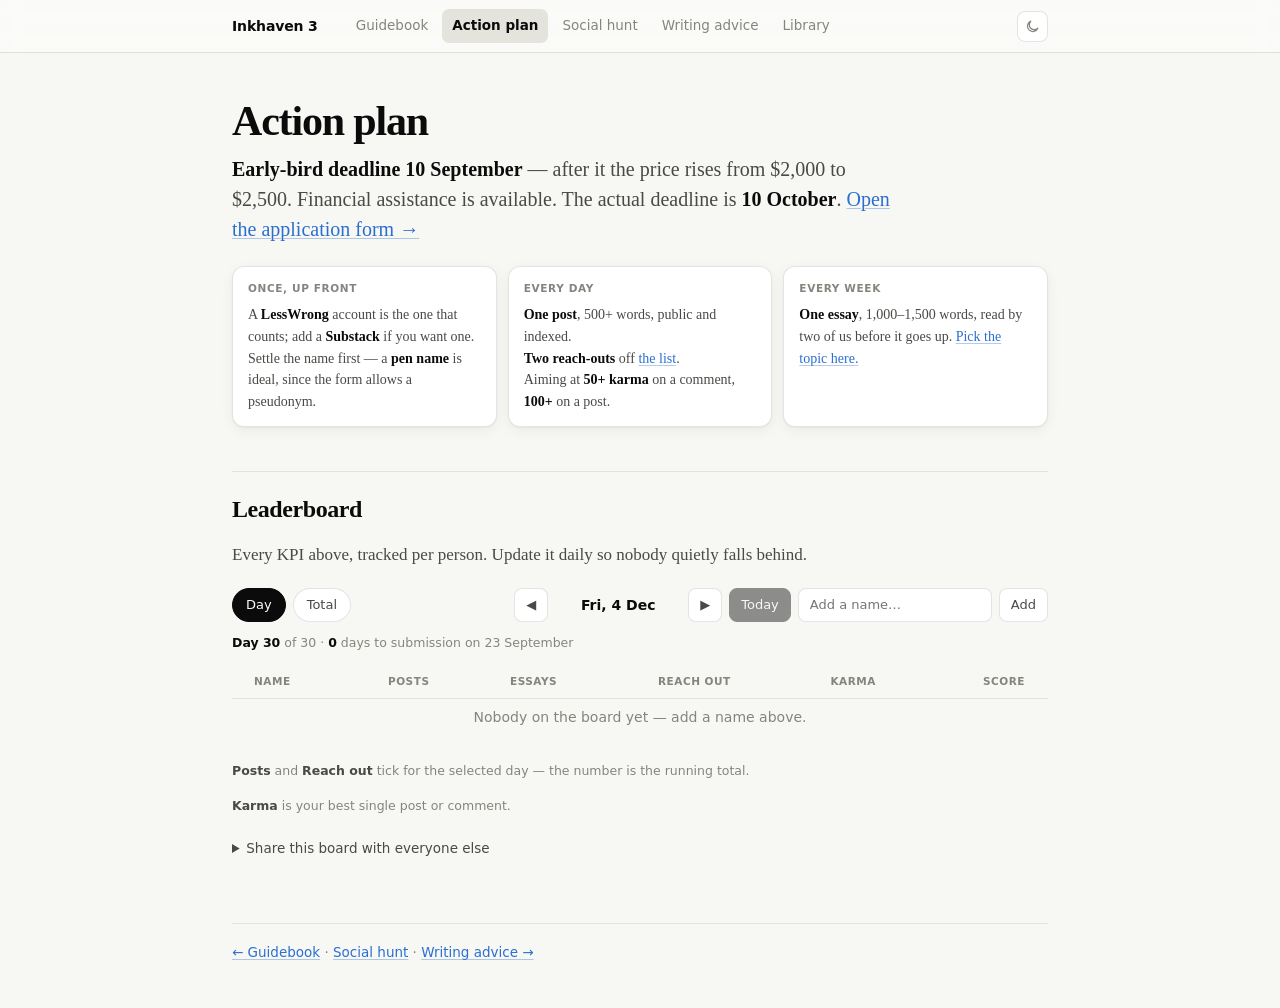
<file: plan.html>
<!DOCTYPE html><html lang="en-GB"><head>
<meta charset="utf-8"><meta name="viewport" content="width=device-width,initial-scale=1">
<meta name="robots" content="noindex, nofollow, noarchive">
<title>Inkhaven 3 — Action plan</title>
<link rel="icon" href="data:image/svg+xml,%3Csvg xmlns='http://www.w3.org/2000/svg' viewBox='0 0 32 32'%3E%3Crect width='32' height='32' rx='7' fill='%230a0a09'/%3E%3Cpath d='M10.5 8h11v3.1h-3.6v9.8h3.6V24h-11v-3.1h3.6v-9.8h-3.6z' fill='%23e2703f'/%3E%3C/svg%3E">
<link rel="stylesheet" href="style.css">
<script src="theme.js"></script>
<style>
  .todo{display:grid;grid-template-columns:repeat(3,1fr);gap:11px;margin:22px 0 4px}
  .td{background:var(--raised);border:1px solid var(--border);border-radius:12px;padding:13px 15px}
  .td b{font-family:var(--sans);display:block;font-size:10.5px;text-transform:uppercase;letter-spacing:.06em;
    color:var(--muted);font-weight:640;margin-bottom:7px}
  .td p{margin:0;font-size:14px;line-height:1.55}
  @media(max-width:760px){.todo{grid-template-columns:1fr}}

  .bar{font-family:var(--sans);display:flex;gap:7px;align-items:center;flex-wrap:wrap;margin:18px 0 4px}
  .bar button,.bar input{font:inherit;font-size:13px;padding:6px 11px;border-radius:8px;
    border:1px solid var(--border);background:var(--raised);color:var(--ink)}
  .bar button{cursor:pointer;color:var(--ink2)}
  .bar button:hover{border-color:var(--rule);color:var(--ink)}
  .bar .dt{font-weight:640;font-size:14px;min-width:126px;text-align:center;color:var(--ink)}
  .bar .now{background:var(--ink);color:var(--surface);border-color:var(--ink)}
  .bar .now:hover{color:var(--surface)}
  .bar .vw{border-radius:99px;padding:6px 13px}
  .bar .vw.on{background:var(--ink);color:var(--surface);border-color:var(--ink)}
  .bar .vw.on:hover{color:var(--surface)}
  .bar .sp{flex:1}
  .when{font-family:var(--sans);font-size:12.5px;color:var(--muted);margin:10px 0 0}
  .when b{color:var(--ink);font-weight:660}
  .scroll{overflow-x:auto;margin:6px 0 0}
  .pg{font-family:var(--sans);display:inline-block;min-width:56px}
  .pg .n{font-variant-numeric:tabular-nums;font-size:13.5px;white-space:nowrap}
  .pg .n b{font-weight:660;color:var(--ink)}
  .pg .n i{font-style:normal;color:var(--muted);font-size:11px}
  .pg .t{display:block;height:3px;border-radius:99px;background:var(--grid);margin-top:5px}
  .pg .t i{display:block;height:3px;border-radius:99px;background:var(--blue)}
  .pg.behind .t i{background:var(--orange)}
  .pg.done .t i{background:var(--good)}
  .pg.done .n b{color:var(--good)}
  table.lb{width:100%;border-collapse:collapse;font-size:14px}
  table.lb th{color:var(--muted);font-size:10.5px;font-weight:640;text-transform:uppercase;
    letter-spacing:.05em;text-align:center;padding:0 5px 8px;border-bottom:1px solid var(--grid);
    white-space:nowrap}
  table.lb th.l{text-align:left;padding-left:0}
  table.lb th.r{text-align:right;padding-right:0}
  table.lb td{padding:7px 5px;border-bottom:1px solid var(--grid);text-align:center}
  table.lb td.l{text-align:left;padding-left:0}
  table.lb td.r{text-align:right;padding-right:0}
  table.lb tr:last-child td{border-bottom:0}
  .rk{color:var(--muted);font-variant-numeric:tabular-nums;font-size:13px;width:22px}
  tr.lead .rk{color:var(--orange);font-weight:680}
  .nm{font-weight:620;color:var(--ink);white-space:nowrap}
  .c{font:inherit;font-size:13px;font-variant-numeric:tabular-nums;min-width:40px;
    padding:5px 8px;border-radius:8px;cursor:pointer;
    border:1px solid var(--border);background:var(--raised);color:var(--muted)}
  .c:hover{border-color:var(--rule)}
  .c.has{color:var(--ink);font-weight:620}
  .c.on{background:color-mix(in srgb,var(--good) 15%,var(--raised));color:var(--good);
    font-weight:660;border-color:color-mix(in srgb,var(--good) 50%,var(--border))}
  .stp{display:inline-flex;gap:3px;align-items:center}
  .stp button{font:inherit;font-size:13px;width:22px;height:26px;padding:0;border-radius:7px;
    cursor:pointer;border:1px solid var(--border);background:var(--raised);color:var(--muted)}
  .stp button:hover{border-color:var(--rule);color:var(--ink)}
  .kv{font:inherit;font-size:13px;font-variant-numeric:tabular-nums;width:52px;text-align:center;
    padding:5px 4px;border-radius:8px;border:1px solid var(--border);
    background:var(--raised);color:var(--ink);font-weight:620;-moz-appearance:textfield}
  .kv::-webkit-inner-spin-button,.kv::-webkit-outer-spin-button{-webkit-appearance:none;margin:0}
  .kv:focus{outline:none;border-color:var(--blue)}
  .kv.on{color:var(--good);border-color:color-mix(in srgb,var(--good) 50%,var(--border));
    background:color-mix(in srgb,var(--good) 12%,var(--raised))}
  .stp span{min-width:18px;font-variant-numeric:tabular-nums;font-weight:620;color:var(--ink)}
  .sc{display:flex;align-items:center;gap:8px;justify-content:flex-end}
  .sc i{display:block;height:6px;border-radius:99px;background:var(--blue);flex:none}
  .sc b{font-variant-numeric:tabular-nums;font-weight:680;color:var(--ink);font-size:14px;
    min-width:26px;text-align:right}
  tr.lead .sc i{background:var(--orange)}
  .del{font:inherit;font-size:15px;line-height:1;padding:3px 6px;border:0;border-radius:6px;
    background:none;color:var(--grid);cursor:pointer}
  tr:hover .del{color:var(--muted)}
  .del:hover{background:color-mix(in srgb,var(--bad) 14%,transparent);color:var(--bad)}
  .empty{font-family:var(--sans);color:var(--muted);font-size:14px;padding:22px 0;text-align:center}
  .key{font-family:var(--sans);display:flex;gap:14px;flex-wrap:wrap;font-size:12.5px;color:var(--muted);margin:10px 0 0}
  .key b{color:var(--ink2);font-weight:640}
  details.share{margin:22px 0 0;font-size:13.5px}
  details.share summary{cursor:pointer;color:var(--ink2);font-size:13.5px}
  details.share p{margin:9px 0;font-size:13.5px}
  details.share textarea{width:100%;height:64px;font:12px/1.5 var(--mono);padding:9px 11px;
    border-radius:9px;border:1px solid var(--border);background:var(--raised);color:var(--ink2);
    resize:vertical}
  @media(max-width:640px){.bar .dt{min-width:110px}}
</style></head><body>

<nav><div class="wrap">
  <a class="brand" href="index.html">Inkhaven 3</a>
  <a href="guide.html">Guidebook</a>
  <a href="plan.html" class="on">Action plan</a>
  <a href="people.html">Social hunt</a>
  <a href="writing.html">Writing advice</a>
  <a href="library.html">Library</a>
  <button class="theme" id="theme" type="button"></button>
</div></nav>

<div class="wrap">
<h1>Action plan</h1>
<p class="lede"><strong>Early-bird deadline 10 September</strong> — after it the price rises from
$2,000 to $2,500. Financial assistance is available. The actual deadline is
<strong>10 October</strong>. <a href="https://airtable.com/appFNPj5WbB7oHk0s/pagqFN4F0AGM0AFXF/form" target="_blank" rel="noopener">Open the application form&nbsp;→</a></p>

<div class="todo">
  <div class="td"><b>Once, up front</b>
    <p>A <strong>LessWrong</strong> account is the one that counts; add a
    <strong>Substack</strong> if you want one. Settle the name first — a <strong>pen name</strong>
    is ideal, since the form allows a pseudonym.</p></div>
  <div class="td"><b>Every day</b>
    <p><strong>One post</strong>, 500+ words, public and indexed.<br>
    <strong>Two reach-outs</strong> off <a href="people.html">the list</a>.<br>
    Aiming at <strong>50+ karma</strong> on a comment, <strong>100+</strong> on a post.</p></div>
  <div class="td"><b>Every week</b>
    <p><strong>One essay</strong>, 1,000–1,500 words, read by two of us before it goes up.
    <a href="writing.html#write">Pick the topic here.</a></p></div>
</div>

<h2 id="board">Leaderboard</h2>
<p>Every KPI above, tracked per person. Update it daily so nobody quietly falls behind.</p>

<div class="bar">
  <button class="vw on" id="vday">Day</button>
  <button class="vw" id="vtot">Total</button>
  <span class="sp"></span>
  <button id="prev" aria-label="Previous day">◀</button>
  <span class="dt" id="dt"></span>
  <button id="next" aria-label="Next day">▶</button>
  <button class="now" id="now">Today</button>
  <input id="nm" type="text" placeholder="Add a name…" aria-label="Add a person">
  <button id="add">Add</button>
</div>

<p class="when" id="when"></p>

<div class="scroll"><table class="lb">
  <thead><tr>
    <th class="rk"></th><th class="l">Name</th>
    <th title="One post a day, 500+ words — 30 by submission">Posts</th>
    <th title="One essay a week — 4 by submission">Essays</th>
    <th title="Two reach-outs a day — 30 days of them">Reach out</th>
    <th title="Your best single post or comment: 100 clears the bar for a post, 50 for a comment">Karma</th>
    <th class="r">Score</th><th></th>
  </tr></thead>
  <tbody id="rows"></tbody>
</table></div>

<p class="key" id="key"></p>

<details class="share">
  <summary>Share this board with everyone else</summary>
  <p>Ticks are saved in your own browser, so the board does not sync by itself. Copy the code
  below and send it round; anyone who pastes it in and presses <strong>Load</strong> gets the
  same board. One person keeping score works best.</p>
  <textarea id="code" spellcheck="false" aria-label="Share code"></textarea>
  <div class="bar">
    <button id="copy">Copy code</button>
    <button id="link">Copy link</button>
    <button id="load">Load pasted code</button>
  </div>
</details>

<footer>
<a href="guide.html">← Guidebook</a> · <a href="people.html">Social hunt</a> ·
<a href="writing.html">Writing advice →</a>
</footer>
</div>

<script>

/* ---- the KPIs, straight off the guidebook ---- */
const KPI=[
 {k:"posts", t:"day",goal:30, w:30,tgt:"30 posts — one a day, 500+ words"},
 {k:"essays",t:"num",goal:4,  w:28,tgt:"4 essays — one a week"},
 {k:"reach", t:"day",goal:30, w:30,tgt:"30 days of two reach-outs"},
 {k:"karma", t:"kar",goal:100,w:30,tgt:"best single item — 100 for a post, 50 for a comment",soft:50}];
const MAX=KPI.reduce((s,x)=>s+x.w,0);
const KEY="ink3-lb";
/* the 30-day sprint, and the date we submit */
const START="2026-08-26", SPRINT=30, SUBMIT="2026-09-23";

const iso=d=>`${d.getFullYear()}-${String(d.getMonth()+1).padStart(2,"0")}-${String(d.getDate()).padStart(2,"0")}`;
const TODAY=iso(new Date());
const dnum=d=>new Date(d+"T12:00:00").getTime();
const between=(a,b)=>Math.round((dnum(b)-dnum(a))/864e5);
const DAYNO=Math.min(SPRINT,Math.max(1,between(START,TODAY)+1));   // where we are in the sprint
const LEFT=Math.max(0,between(TODAY,SUBMIT));
let cur=TODAY, view=localStorage.getItem("ink3-lb-view")||"day", S=load();

function load(){try{return JSON.parse(localStorage.getItem(KEY))||{people:[]}}catch(e){return {people:[]}}}
function save(){localStorage.setItem(KEY,JSON.stringify(S))}
const days=(p,k)=>Object.values(p.days||{}).filter(d=>d[k]).length;
const val=(p,x)=>x.t==="day"?days(p,x.k):(p[x.k]||0);
const score=p=>Math.round(KPI.reduce((s,x)=>s+Math.min(1,val(p,x)/x.goal)*x.w,0));

/* ---- share code ---- */
const enc=o=>btoa(String.fromCharCode(...new TextEncoder().encode(JSON.stringify(o))));
const dec=s=>JSON.parse(new TextDecoder().decode(Uint8Array.from(atob(s.trim()),c=>c.charCodeAt(0))));

/* expected progress by today, used to flag who is behind pace */
const pace=x=>x.t==="day"?DAYNO:x.t==="num"?Math.min(x.goal,Math.ceil(DAYNO/7)):0;

function render(){
  const d=new Date(cur+"T12:00:00");
  document.getElementById("dt").textContent=
    d.toLocaleDateString("en-GB",{weekday:"short",day:"numeric",month:"short"});
  document.getElementById("now").style.opacity=cur===TODAY?".45":"1";
  document.getElementById("vday").classList.toggle("on",view==="day");
  document.getElementById("vtot").classList.toggle("on",view==="total");
  for(const id of ["prev","dt","next","now"])
    document.getElementById(id).style.display=view==="day"?"":"none";

  document.getElementById("when").innerHTML=
    `<b>Day ${DAYNO}</b> of ${SPRINT} · <b>${LEFT}</b> day${LEFT===1?"":"s"} to submission on 23 September`;
  document.getElementById("key").innerHTML= view==="day"
    ? '<span><b>Posts</b> and <b>Reach out</b> tick for the selected day — the number is the running total.</span>'+
      '<span><b>Karma</b> is your best single post or comment.</span>'
    : '<span>Progress against the whole month. <b>Blue</b> is on pace, <b>orange</b> is behind, '+
      '<b>green</b> is the target met.</span>'+
      '<span><b>Karma</b> clears at 100 for a post, 50 for a comment.</span>';

  const rows=S.people.map(p=>({p,s:score(p)})).sort((a,b)=>b.s-a.s||a.p.name.localeCompare(b.p.name));
  const tb=document.getElementById("rows");
  if(!rows.length){
    tb.innerHTML='<tr><td class="empty" colspan="8">Nobody on the board yet — add a name above.</td></tr>';
    document.getElementById("code").value=enc(S); return;
  }
  tb.innerHTML=rows.map(({p,s},i)=>{
    const day=p.days&&p.days[cur]||{};
    const dayCell=x=>{
      if(x.t==="num") return stepper(p,x);
      if(x.t==="kar") return karma(p,x);
      const n=days(p,x.k);
      return `<button class="c${day[x.k]?" on":n?" has":""}" data-id="${p.id}" data-k="${x.k}" data-t="day" title="${n} of ${x.goal} — click to toggle this day">${n}</button>`;
    };
    const totCell=x=>{
      const n=val(p,x), full=n>=x.goal||(x.soft&&n>=x.soft), behind=!full&&n<pace(x);
      const inner=x.t==="num"?stepper(p,x):x.t==="kar"?karma(p,x)
        :`<span class="n"><b>${n}</b><i>/${x.goal}</i></span>`;
      return `<span class="pg${full?" done":behind?" behind":""}" title="${x.tgt} — ${n} of ${x.goal}">`+
        inner+`<span class="t"><i style="width:${Math.min(100,n/x.goal*100).toFixed(0)}%"></i></span></span>`;
    };
    const cell=view==="day"?dayCell:totCell;
    return `<tr class="${i===0&&s>0?"lead":""}"><td class="rk">${i+1}</td>`+
      `<td class="l nm">${p.name}</td>`+KPI.map(x=>`<td>${cell(x)}</td>`).join("")+
      `<td class="r"><span class="sc"><i style="width:${Math.round(s/MAX*46)}px"></i><b>${view==="total"?Math.round(s/MAX*100)+"%":s}</b></span></td>`+
      `<td><button class="del" data-id="${p.id}" data-t="del" title="Remove ${p.name}">×</button></td></tr>`;
  }).join("");
  document.getElementById("code").value=enc(S);
}
const karma=(p,x)=>`<input class="kv${(p[x.k]||0)>=x.soft?" on":""}" type="number" min="0" step="1" value="${p[x.k]||0}" data-id="${p.id}" data-k="${x.k}" title="${x.tgt}" aria-label="Best karma for ${p.name}">`;
const stepper=(p,x)=>`<span class="stp"><button data-id="${p.id}" data-k="${x.k}" data-t="dec">−</button><span>${p[x.k]||0}</span><button data-id="${p.id}" data-k="${x.k}" data-t="inc">+</button></span>`;

document.querySelector("table.lb").addEventListener("click",e=>{
  const b=e.target.closest("button"); if(!b) return;
  const p=S.people.find(x=>x.id===b.dataset.id); if(!p) return;
  const k=b.dataset.k;
  switch(b.dataset.t){
    case "one": p[k]=p[k]?0:1; break;
    case "inc": p[k]=(p[k]||0)+1; break;
    case "dec": p[k]=Math.max(0,(p[k]||0)-1); break;
    case "day": p.days=p.days||{}; p.days[cur]=p.days[cur]||{};
                p.days[cur][k]=p.days[cur][k]?0:1; break;
    case "del": if(!confirm("Remove "+p.name+" from the board?")) return;
                S.people=S.people.filter(x=>x!==p); break;
  }
  save(); render();
});

document.querySelector("table.lb").addEventListener("input",e=>{
  const i=e.target.closest(".kv"); if(!i) return;
  const p=S.people.find(x=>x.id===i.dataset.id); if(!p) return;
  p[i.dataset.k]=Math.max(0,parseInt(i.value,10)||0);
  i.classList.toggle("on",p[i.dataset.k]>=50);
  save(); document.getElementById("code").value=enc(S);
});
document.querySelector("table.lb").addEventListener("change",e=>{
  if(e.target.closest(".kv")) render();     // re-rank once you finish typing
});

function addPerson(){
  const i=document.getElementById("nm"), n=i.value.trim();
  if(!n) return;
  S.people.push({id:"p"+Date.now().toString(36),name:n,days:{}});
  i.value=""; save(); render();
}
document.getElementById("add").addEventListener("click",addPerson);
document.getElementById("nm").addEventListener("keydown",e=>{if(e.key==="Enter")addPerson()});

const shift=n=>{const d=new Date(cur+"T12:00:00"); d.setDate(d.getDate()+n); cur=iso(d); render()};
document.getElementById("prev").addEventListener("click",()=>shift(-1));
document.getElementById("next").addEventListener("click",()=>shift(1));
document.getElementById("now").addEventListener("click",()=>{cur=TODAY;render()});
const setView=v=>{view=v; localStorage.setItem("ink3-lb-view",v); render()};
document.getElementById("vday").addEventListener("click",()=>setView("day"));
document.getElementById("vtot").addEventListener("click",()=>setView("total"));

document.getElementById("copy").addEventListener("click",e=>{
  navigator.clipboard.writeText(enc(S)); e.target.textContent="Copied"; setTimeout(()=>e.target.textContent="Copy code",1200)});
document.getElementById("link").addEventListener("click",e=>{
  navigator.clipboard.writeText(location.origin+location.pathname+"#lb="+enc(S));
  e.target.textContent="Copied"; setTimeout(()=>e.target.textContent="Copy link",1200)});
document.getElementById("load").addEventListener("click",()=>{
  try{const o=dec(document.getElementById("code").value);
      if(!o||!Array.isArray(o.people)) throw 0;
      if(!confirm("Replace this board with the pasted one?")) return;
      S=o; save(); render();}
  catch(e){alert("That code could not be read.")}});

/* a shared link overwrites the local board, on confirmation */
if(location.hash.startsWith("#lb=")){
  try{const o=dec(location.hash.slice(4));
      if(o&&Array.isArray(o.people)&&confirm("Load the shared board? This replaces what is in this browser.")){
        S=o; save();}
  }catch(e){}
  history.replaceState(null,"",location.pathname);
}
render();
</script></body></html>
</file>
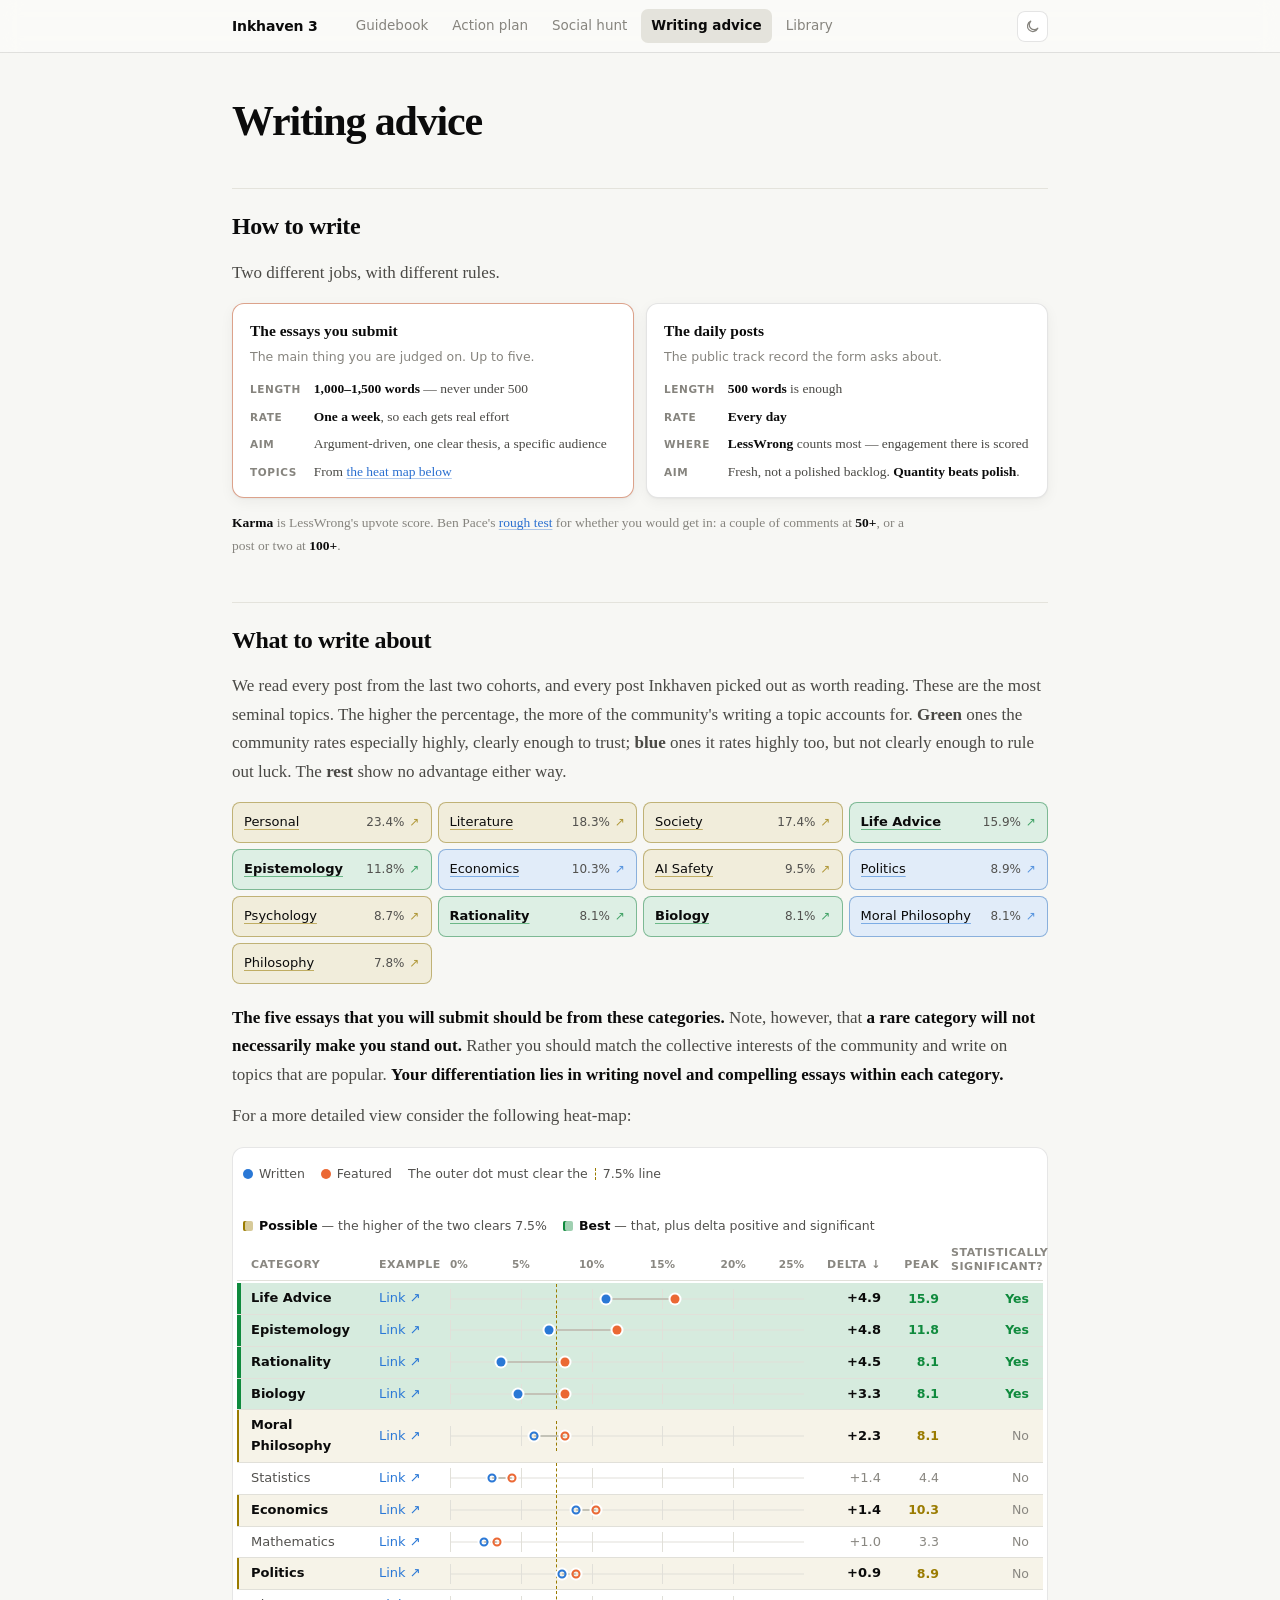
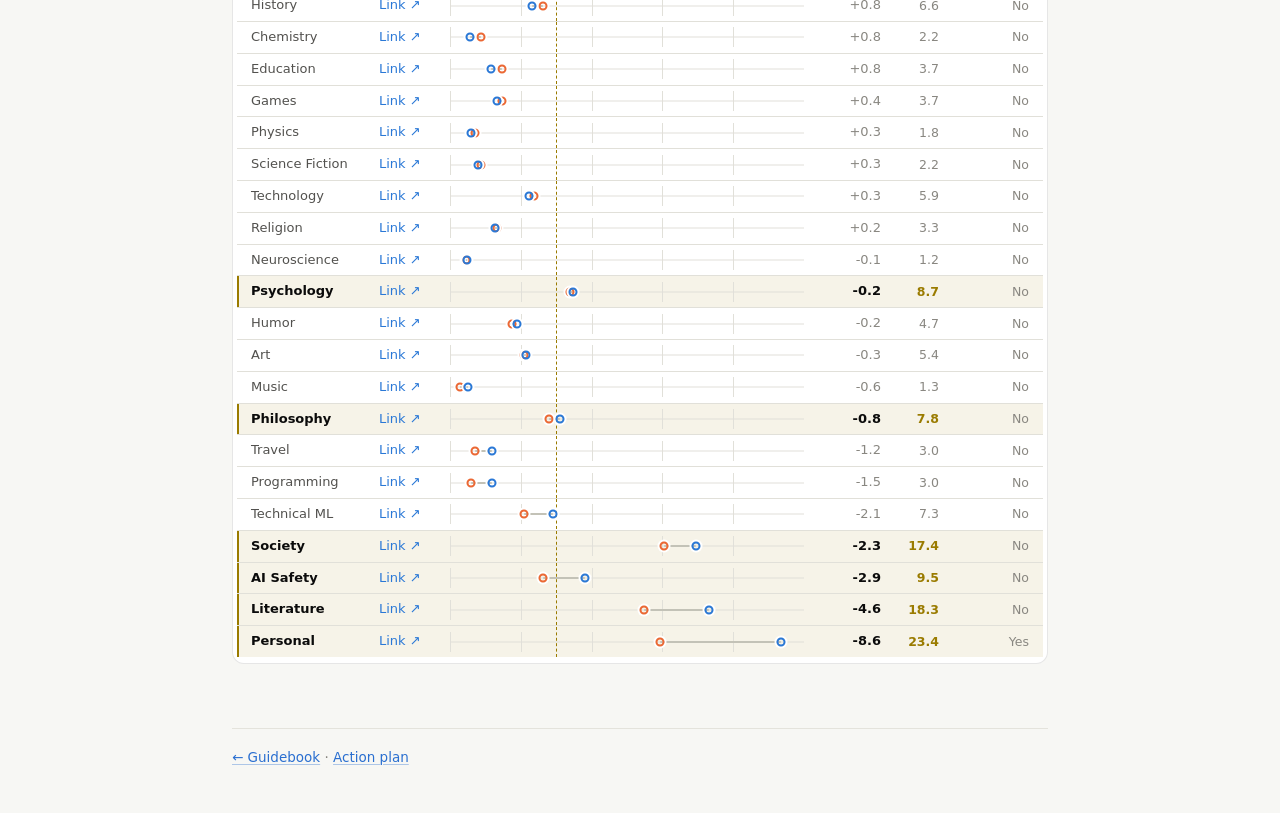
<file: writing.html>
<!DOCTYPE html><html lang="en-GB"><head>
<meta charset="utf-8"><meta name="viewport" content="width=device-width,initial-scale=1">
<meta name="robots" content="noindex, nofollow, noarchive">
<title>Inkhaven 3 — Writing advice</title>
<link rel="icon" href="data:image/svg+xml,%3Csvg xmlns='http://www.w3.org/2000/svg' viewBox='0 0 32 32'%3E%3Crect width='32' height='32' rx='7' fill='%230a0a09'/%3E%3Cpath d='M10.5 8h11v3.1h-3.6v9.8h3.6V24h-11v-3.1h3.6v-9.8h-3.6z' fill='%23e2703f'/%3E%3C/svg%3E">
<link rel="stylesheet" href="style.css">
<script src="theme.js"></script>
<style>
  .two{display:grid;grid-template-columns:1fr 1fr;gap:12px;margin:16px 0 14px;align-items:start}
  .job{background:var(--raised);border:1px solid var(--border);border-radius:12px;padding:15px 17px}
  .job.key{border-color:color-mix(in srgb,var(--orange) 45%,var(--border))}
  .job h4{margin:0 0 2px;font-size:15.5px;font-weight:660;color:var(--ink)}
  .job .un{font-family:var(--sans);font-size:12.5px;color:var(--muted);margin:0 0 11px}
  .job dl{margin:0;display:grid;grid-template-columns:auto 1fr;gap:6px 13px;font-size:13.5px}
  .job dt{font-family:var(--sans);color:var(--muted);font-size:10.5px;text-transform:uppercase;letter-spacing:.06em;
    font-weight:640;padding-top:3px;white-space:nowrap}
  .job dd{margin:0;color:var(--ink2)}
  .job dd b{color:var(--ink);font-weight:660}
  @media(max-width:700px){.two{grid-template-columns:1fr}}
  .r .ex a{text-decoration:none}
  .r .ex a:hover{text-decoration:underline}
  .legend .br{flex-basis:100%;height:0;margin:0}
  .legend b{color:var(--ink);font-weight:660}
  /* the heat map keeps its original palette */
  .bands,.chart{--raised:#fff; --grid:#e1e0d9; --rule:#c3c2b7; --border:rgba(11,11,11,.10);
    --ink2:#52514e; --muted:#898781; --blue:#2a78d6; --orange:#eb6834;
    --gr:#0f8a3d; --bl:#2a78d6; --ye:#9a7b00;
    --hl-sig:#1d4ed8; --hl-core:#9a7b00; --hl-both:#0f8a3d}
  :root[data-theme="dark"] .bands,:root[data-theme="dark"] .chart{
    --raised:#212120; --grid:#2c2c2a; --rule:#383835; --border:rgba(255,255,255,.10);
    --ink2:#c3c2b7; --muted:#898781; --blue:#3987e5; --orange:#d95926;
    --gr:#35c46a; --bl:#5aa2ee; --ye:#d9a520;
    --hl-sig:#6aa8ff; --hl-core:#d9a520; --hl-both:#35c46a}
  .bands{margin:16px 0 20px}
  .cells{display:grid;grid-template-columns:repeat(auto-fill,minmax(164px,1fr));gap:6px}
  .cell{border-radius:8px;padding:9px 11px;
    display:flex;align-items:baseline;justify-content:space-between;gap:8px;
    background:color-mix(in srgb,var(--c) 14%,var(--raised));
    border:1px solid color-mix(in srgb,var(--c) 40%,var(--border))}
  .cell.g{--c:var(--gr)} .cell.b{--c:var(--bl)} .cell.y{--c:var(--ye)}
  .cell .t{font-size:13px;color:var(--ink);white-space:nowrap;overflow:hidden;
    text-overflow:ellipsis;text-decoration:underline;
    text-decoration-color:color-mix(in srgb,var(--c) 55%,transparent);
    text-underline-offset:3px;text-decoration-thickness:1px}
  a.cell:hover .t{text-decoration-color:var(--c);text-decoration-thickness:2px}
  .cell.g .t{font-weight:680}
  .cell .p{font-size:12px;color:var(--ink2);font-variant-numeric:tabular-nums;flex:none}
  .cell .p i{font-style:normal;margin-left:5px;opacity:.75;color:var(--c)}
  a.cell{text-decoration:none;transition:background-color .12s,border-color .12s}
  a.cell:hover{background:color-mix(in srgb,var(--c) 26%,var(--raised));
    border-color:color-mix(in srgb,var(--c) 62%,var(--border));opacity:1}
  a.cell:hover .p i{opacity:.9}
  .ckey b{font-weight:660}
  .ckey .kg{color:var(--gr)} .ckey .kb{color:var(--bl)} .ckey .ky{color:var(--ye)}
  @media(max-width:520px){.cells{grid-template-columns:repeat(auto-fill,minmax(140px,1fr))}
    .cell .t{font-size:12.5px}}
  .ins{margin:14px 0 18px;padding-left:19px}
  .ins li{margin:9px 0;font-size:14.5px}
  .ins li b{color:var(--ink);font-weight:660}
  .legend{display:flex;gap:16px;flex-wrap:wrap;align-items:center;
    font-size:12.5px;color:var(--ink2);margin:2px 6px 10px}
  .sw{width:10px;height:10px;border-radius:50%;display:inline-block;margin-right:6px;vertical-align:-1px}
  .sw.sq{border-radius:2px;background:color-mix(in srgb,var(--c) 40%,transparent);
    box-shadow:inset 2px 0 0 var(--c)}
  .sw.ln{width:0;height:12px;border-radius:0;border-left:1px dashed var(--hl-core);
    vertical-align:-2px;margin:0 7px 0 3px}
  .day{display:grid;grid-template-columns:96px 1fr;gap:14px;padding:11px 0;border-bottom:1px solid var(--grid)}
  .day .d{font-weight:640;color:var(--ink);font-size:14px}
  .day .w{font-size:14.5px;color:var(--ink2)}
  .gate{background:color-mix(in srgb,var(--good) 9%,transparent);border-left:3px solid var(--good);
    padding:9px 14px;margin:2px 0 10px;border-radius:0 8px 8px 0;font-size:13.5px;color:var(--ink)}
  .gate b{color:var(--good)}
  .chart{background:var(--raised);border:1px solid var(--border);border-radius:12px;
    padding:14px 4px 6px;margin:16px 0}
  .chd,.r{display:grid;grid-template-columns:116px 52px 1fr 58px 46px 78px;gap:12px;align-items:center;
    padding:0 14px}
  .chd .n{text-align:right}
  .chd{font-size:11px;text-transform:uppercase;letter-spacing:.05em;color:var(--muted);
    font-weight:640;padding-bottom:7px;border-bottom:1px solid var(--grid);margin-bottom:2px;
    align-items:flex-end}
  .axis{position:relative;height:13px;margin:0 7px;text-transform:none;letter-spacing:0}
  .axis i{position:absolute;bottom:0;transform:translateX(-50%);font-size:10.5px;
    font-style:normal;color:var(--muted);font-variant-numeric:tabular-nums}
  .axis i:first-child{transform:none}
  .axis i:last-child{transform:translateX(-100%)}
  .r{padding-top:5px;padding-bottom:5px;border-bottom:1px solid var(--grid);font-size:13px}
  .r:last-child{border-bottom:0}
  .r:hover{background-color:var(--grid)}
  /* filter 1: the outer dot clears 7.5%.  filter 2: and delta positive and significant. */
  .r.core{--c:var(--hl-core)}
  .r.best{--c:var(--hl-both)}
  .r.core{background-color:color-mix(in srgb,var(--c) 9%,transparent);
    box-shadow:inset 2px 0 0 var(--c)}
  .r.core:hover{background-color:color-mix(in srgb,var(--c) 16%,transparent)}
  .r.best{background-color:color-mix(in srgb,var(--c) 17%,transparent);
    box-shadow:inset 4px 0 0 var(--c)}
  .r.best:hover{background-color:color-mix(in srgb,var(--c) 27%,transparent)}
  .r .cat{font-weight:620;color:var(--ink)}
  .r .dl{text-align:right;font-variant-numeric:tabular-nums;font-weight:640;color:var(--ink)}
  .r:not(.core) .cat{font-weight:400;color:var(--ink2)}
  .r:not(.core) .dl{font-weight:400;color:var(--muted)}
  .r .md{text-align:right;font-variant-numeric:tabular-nums;font-size:12.5px;color:var(--muted)}
  .r.core .md{color:var(--c);font-weight:640}
  .r .pv{text-align:right;font-size:12.5px;color:var(--muted)}
  .r.best .pv{color:var(--c);font-weight:660}
  .chd .sg{text-align:right;line-height:1.25}
  .r .bar{position:relative;height:20px;margin:0 7px;
    background:repeating-linear-gradient(to right,var(--grid) 0 1px,transparent 1px 20%)}
  .r .bar i{position:absolute;top:50%;display:block}
  .r .bar .tr{left:0;right:0;height:1px;background:var(--grid);transform:translateY(-50%)}
  .r .bar .cl{top:-5px;bottom:-5px;height:auto;width:0;transform:none;
    border-left:1px dashed var(--hl-core)}
  .chart .cl-lab{position:relative;height:0}
  .r .bar .seg{height:2px;background:var(--rule);border-radius:2px;transform:translateY(-50%)}
  .r .bar .dot{width:9px;height:9px;border-radius:50%;transform:translate(-50%,-50%);
    box-sizing:border-box;box-shadow:0 0 0 2px var(--raised)}
  .r:hover .bar .dot{box-shadow:0 0 0 2px var(--grid)}
  .r .bar .dot.w{background:var(--blue)} .r .bar .dot.f{background:var(--orange)}
  .r:not(.best) .bar .dot{background:transparent}
  .r:not(.best) .bar .dot.w{border:2px solid var(--blue)}
  .r:not(.best) .bar .dot.f{border:2px solid var(--orange)}
  .r .ex{overflow:hidden;text-overflow:ellipsis;white-space:nowrap}
  @media(max-width:760px){.chd{display:none}
    .r{grid-template-columns:1fr 44px 44px 78px;
      grid-template-areas:"cat md dl pv" "bar bar bar bar" "ex ex ex ex";
      gap:3px;padding:9px 14px}
    .r .cat{grid-area:cat}.r .bar{grid-area:bar}.r .md{grid-area:md}
    .r .dl{grid-area:dl}.r .pv{grid-area:pv}
    .r .ex{grid-area:ex;white-space:normal}}
  #write ~ p, .ckey{max-width:none}
</style></head><body>

<nav><div class="wrap">
  <a class="brand" href="index.html">Inkhaven 3</a>
  <a href="guide.html">Guidebook</a>
  <a href="plan.html">Action plan</a>
  <a href="people.html">Social hunt</a>
  <a href="writing.html" class="on">Writing advice</a>
  <a href="library.html">Library</a>
  <button class="theme" id="theme" type="button"></button>
</div></nav>

<div class="wrap">
<h1>Writing advice</h1>

<h2 id="how">How to write</h2>
<p>Two different jobs, with different rules.</p>

<div class="two">

<div class="job key">
  <h4>The essays you submit</h4>
  <p class="un">The main thing you are judged on. Up to five.</p>
  <dl>
    <dt>Length</dt><dd><b>1,000–1,500 words</b> — never under 500</dd>
    <dt>Rate</dt><dd><b>One a week</b>, so each gets real effort</dd>
    <dt>Aim</dt><dd>Argument-driven, one clear thesis, a specific audience</dd>
    <dt>Topics</dt><dd>From <a href="#write">the heat map below</a></dd>
  </dl>
</div>

<div class="job">
  <h4>The daily posts</h4>
  <p class="un">The public track record the form asks about.</p>
  <dl>
    <dt>Length</dt><dd><b>500 words</b> is enough</dd>
    <dt>Rate</dt><dd><b>Every day</b></dd>
    <dt>Where</dt><dd><b>LessWrong</b> counts most — engagement there is scored</dd>
    <dt>Aim</dt><dd>Fresh, not a polished backlog. <b>Quantity beats polish</b>.</dd>
  </dl>
</div>

</div>

<p class="sub"><strong>Karma</strong> is LessWrong's upvote score. Ben Pace's
<a href="https://www.lesswrong.com/posts/CA6XfmzYoGFWNhH8e/the-inkhaven-residency" target="_blank" rel="noopener">rough test</a>
for whether you would get in: a couple of comments at <strong>50+</strong>, or a post or two at
<strong>100+</strong>.</p>

<h2 id="write">What to write about</h2>
<p class="ckey">We read every post from the last two cohorts, and every post Inkhaven picked out as
worth reading. These are the most seminal topics. The higher the percentage, the more of the
community's writing a topic accounts for. <b class="kg">Green</b> ones the community rates
especially highly, clearly enough to trust; <b class="kb">blue</b> ones it rates highly too, but not
clearly enough to rule out luck. The <b class="ky">rest</b> show no advantage either way.</p>

<div class="bands" id="bands"></div>

<p><strong>The five essays that you will submit should be from these categories.</strong> Note,
however, that <strong>a rare category will not necessarily make you stand out.</strong> Rather you
should match the collective interests of the community and write on topics that are popular.
<strong>Your differentiation lies in writing novel and compelling essays within each
category.</strong></p>

<p>For a more detailed view consider the following heat-map:</p>

<div class="chart">
  <div class="legend">
    <span><i class="sw" style="background:var(--blue)"></i>Written</span>
    <span><i class="sw" style="background:var(--orange)"></i>Featured</span>
    <span>The outer dot must clear the <i class="sw ln"></i>7.5% line</span>
    <span class="br"></span>
    <span><i class="sw sq" style="--c:var(--hl-core)"></i><b>Possible</b> — the higher of the two clears 7.5%</span>
    <span><i class="sw sq" style="--c:var(--hl-both)"></i><b>Best</b> — that, plus delta positive and significant</span>
  </div>
  <div class="chd"><span>Category</span><span>Example</span><span class="axis"><i style="left:0%">0%</i><i style="left:20%">5%</i><i style="left:40%">10%</i><i style="left:60%">15%</i><i style="left:80%">20%</i><i style="left:100%">25%</i></span><span class="n">Delta&nbsp;↓</span><span class="n">Peak</span><span class="sg">Statistically significant?</span></div>
  <div id="rows"></div>
</div>

<footer>
<a href="guide.html">← Guidebook</a> · <a href="plan.html">Action plan</a>
</footer>
</div>

<script src="data.js"></script>
<script>
/* one list, ranked by written share; colour = the featuring signal */
(function(){
  const cls=d=> d.d>0 && d.sig ? "g" : d.d>0 ? "b" : "y";
  const peak=d=>Math.max(d.w,d.f);
  const cells=TOPICS.filter(d=>peak(d)>=7.5).sort((a,b)=>peak(b)-peak(a)).map(d=>
    `<a class="cell ${cls(d)}" href="${d.url}" target="_blank" rel="noopener" `+
    `title="${d.cat} — example post. Written ${d.w}% of posts, featured ${d.f}%, peak ${peak(d).toFixed(1)}%, Δ ${d.d>0?"+":""}${d.d.toFixed(1)}pp, ${d.lift}×${d.sig?" — significant":" — not distinguishable from chance"}">`+
    `<span class="t">${d.cat}</span><span class="p">${peak(d).toFixed(1)}%<i>↗</i></span></a>`).join("");
  document.getElementById("bands").innerHTML=`<div class="cells">${cells}</div>`;
})();

const MAXX=25, CORE=7.5, DIR=1, pc=v=>(v/MAXX)*100;
document.getElementById("rows").innerHTML=TOPICS.map(d=>{
  const peak=Math.max(d.w,d.f), core=peak>=CORE;            // the outer of the two dots
  const best=core&&d.sig&&d.d>0;                            // filter 2 sits inside filter 1
  const dir=d.d>=DIR?"up":d.d<=-DIR?"down":"flat";
  const c=[core?"core":"",best?"best":""].filter(Boolean).join(" ");
  const pv=d.sig?"Yes":"No";
  const lo=Math.min(d.w,d.f), hi=Math.max(d.w,d.f);
  const bar=`<span class="bar"><i class="tr"></i><i class="cl" style="left:${pc(CORE).toFixed(2)}%"></i>`+
    `<i class="seg" style="left:${pc(lo).toFixed(2)}%;width:${(pc(hi)-pc(lo)).toFixed(2)}%"></i>`+
    `<i class="dot f" style="left:${pc(d.f).toFixed(2)}%"></i>`+
    `<i class="dot w" style="left:${pc(d.w).toFixed(2)}%"></i></span>`;
  return `<div class="r ${c}" title="${d.cat}: written ${d.w}% (${d.wn} posts) · featured ${d.f}% (${d.fn} posts) · peak ${peak.toFixed(1)}% — ${best?"BEST — significant and positive":core?"in the register":"off-register"} · ${dir==="flat"?"flat":dir==="up"?"leans featured":"leans written"} · ${d.lift}× · p=${d.p}${d.sig?" — significant":" — not distinguishable from chance"}">`+
    `<span class="cat">${d.cat}</span>`+
    `<span class="ex"><a href="${d.url}" target="_blank" rel="noopener" aria-label="Open example post for ${d.cat}">Link ↗</a></span>`+
    bar+
    `<span class="dl">${d.d>0?"+":""}${d.d.toFixed(1)}</span>`+
    `<span class="md">${peak.toFixed(1)}</span>`+
    `<span class="pv">${pv}</span></div>`;
}).join("");

</script></body></html>
</file>
<file: style.css>
:root{
  color-scheme:light;
  --surface:#fbfbf9; --page:#f7f7f4; --raised:#fff;
  --ink:#0b0b0b; --ink2:#4a4945; --muted:#86847e;
  --grid:#e4e3dc; --rule:#c3c2b7; --border:rgba(11,11,11,.11);
  --blue:#2a6fd0; --orange:#d2521f; --good:#006300; --bad:#c0392b;
  --mono:ui-monospace,SFMono-Regular,Menlo,monospace;
  --sans:system-ui,-apple-system,"Segoe UI",Roboto,sans-serif;
  --serif:Charter,"Bitstream Charter","Iowan Old Style","Source Serif 4",Georgia,serif;
  --measure:42rem;
  --edge:inset 0 1px 0 rgba(255,255,255,.6);
  --shadow:0 1px 2px rgba(11,11,11,.04),0 4px 14px rgba(11,11,11,.05);
}
/* dark: by preference unless forced light, or forced explicitly by the toggle */
/* light by default; dark only when the toggle asks for it */
:root[data-theme="dark"]{
  color-scheme:dark; --surface:#141413; --page:#0a0a09; --raised:#1d1d1b;
  --ink:#f7f7f4; --ink2:#c3c2b7; --muted:#8b8983;
  --grid:#2b2b28; --rule:#3c3c38; --border:rgba(255,255,255,.11);
  --blue:#5a9dea; --orange:#e2703f; --good:#3fb950; --bad:#e2584a;
  --edge:inset 0 1px 0 rgba(255,255,255,.05);
  --shadow:0 1px 2px rgba(0,0,0,.4),0 6px 20px rgba(0,0,0,.32);}
*{box-sizing:border-box}
html{scroll-behavior:smooth;scroll-padding-top:60px}
body{margin:0;background:var(--page);color:var(--ink);
  font:16px/1.6 var(--sans);-webkit-font-smoothing:antialiased;
  text-rendering:optimizeLegibility}
::selection{background:color-mix(in srgb,var(--blue) 26%,transparent)}
:focus-visible{outline:2px solid var(--blue);outline-offset:2px;border-radius:5px}

/* prose is set in serif; chrome stays in the UI sans */
h1,h2,h3,h4,p,li,dd,blockquote{font-family:var(--serif)}
.wrap{max-width:860px;margin:0 auto;padding:0 22px}
.wrap>p,.wrap>ul,.wrap>ol,.wrap>blockquote{max-width:var(--measure)}

nav{position:sticky;top:0;z-index:50;background:color-mix(in srgb,var(--surface) 88%,transparent);
  backdrop-filter:blur(10px);border-bottom:1px solid var(--border)}
nav .wrap{display:flex;gap:4px;align-items:center;height:52px;overflow-x:auto;scrollbar-width:none}
nav .wrap::-webkit-scrollbar{display:none}
nav a{color:var(--muted);text-decoration:none;font-size:13.5px;padding:6px 10px;border-radius:7px;
  white-space:nowrap;transition:color .12s,background-color .12s}
nav a:hover{background:var(--grid);color:var(--ink);opacity:1}
nav a.brand{font-weight:680;color:var(--ink);padding-left:0;margin-right:14px;font-size:14px;
  letter-spacing:-.01em}
nav a.on{background:var(--grid);color:var(--ink);font-weight:620}
nav .theme{margin-left:auto;flex:none;display:grid;place-items:center;width:31px;height:31px;
  padding:0;border:1px solid var(--border);border-radius:8px;background:var(--raised);
  color:var(--muted);cursor:pointer;transition:color .12s,border-color .12s}
nav .theme:hover{color:var(--ink);border-color:var(--rule)}
nav .theme svg{display:block}

h1{font-size:42px;line-height:1.08;letter-spacing:-.028em;margin:46px 0 10px;font-weight:660}
h2{font-size:24px;letter-spacing:-.018em;margin:44px 0 12px;font-weight:640;
  padding-top:18px;border-top:1px solid var(--grid)}
h3{font-size:17px;margin:26px 0 6px;font-weight:660;letter-spacing:-.01em}
p,li{color:var(--ink2)} p{margin:13px 0;font-size:17px;line-height:1.68} li{margin:5px 0}
strong{color:var(--ink);font-weight:640}
a{color:var(--blue);text-underline-offset:2px;text-decoration-thickness:1px;
  text-decoration-color:color-mix(in srgb,var(--blue) 36%,transparent);transition:text-decoration-color .12s}
a:hover{text-decoration-color:currentColor}
.lede{font-size:20px;line-height:1.5;color:var(--ink2);margin:0 0 8px}
.sub{color:var(--muted);font-size:13.5px}

table{width:100%;border-collapse:collapse;margin:14px 0;font-size:14.5px;font-family:var(--sans)}
th,td{text-align:left;padding:8px 10px 8px 0;border-bottom:1px solid var(--grid);vertical-align:top}
th{color:var(--muted);font-size:11.5px;font-weight:640;text-transform:uppercase;letter-spacing:.05em}
td.n,th.n{text-align:right;font-variant-numeric:tabular-nums;white-space:nowrap}
button,input,select,textarea{font-family:var(--sans)}

/* raised surfaces read as objects, not smudges */
.card,.stat,.note,.bub,.read,.td,.job{box-shadow:var(--edge),var(--shadow)}

blockquote{margin:18px 0;padding:14px 18px;border-left:3px solid var(--orange);
  background:var(--raised);border-radius:0 9px 9px 0;color:var(--ink);font-size:17px}
blockquote .who{display:block;margin-top:7px;font-size:13px;color:var(--muted);font-family:var(--sans)}
.cards{display:grid;grid-template-columns:repeat(auto-fit,minmax(210px,1fr));gap:11px;margin:16px 0}
.card{background:var(--raised);border:1px solid var(--border);border-radius:11px;padding:14px 16px}
.card b{display:block;font-size:14.5px;margin-bottom:3px;color:var(--ink)}
.card span{font-size:13.5px;color:var(--ink2)}
.stats{display:grid;grid-template-columns:repeat(auto-fit,minmax(120px,1fr));gap:10px;margin:20px 0}
.stat{background:var(--raised);border:1px solid var(--border);border-radius:11px;padding:13px 14px}
.stat b{display:block;font-size:22px;letter-spacing:-.02em;color:var(--ink);font-weight:680}
.stat span{font-size:12px;color:var(--muted);font-family:var(--sans)}
.note{background:var(--raised);border:1px solid var(--border);border-left:3px solid var(--orange);
  border-radius:0 9px 9px 0;padding:12px 16px;margin:16px 0;font-size:14.5px}
.note b{color:var(--ink)}
.pill{display:inline-block;font-size:11px;padding:2px 7px;border-radius:99px;font-family:var(--sans);
  background:var(--grid);color:var(--ink2);margin-right:5px;white-space:nowrap}
.pill.up{background:color-mix(in srgb,var(--orange) 16%,transparent);color:var(--orange)}
.pill.dn{background:color-mix(in srgb,var(--blue) 16%,transparent);color:var(--blue)}
footer{margin:64px 0 44px;padding-top:18px;border-top:1px solid var(--grid);
  color:var(--muted);font-size:13.5px;font-family:var(--sans)}
@media(max-width:640px){h1{font-size:32px;margin-top:34px}h2{font-size:21px}
  p{font-size:16.5px}.lede{font-size:18px}.wrap{padding:0 16px}}
</file>
